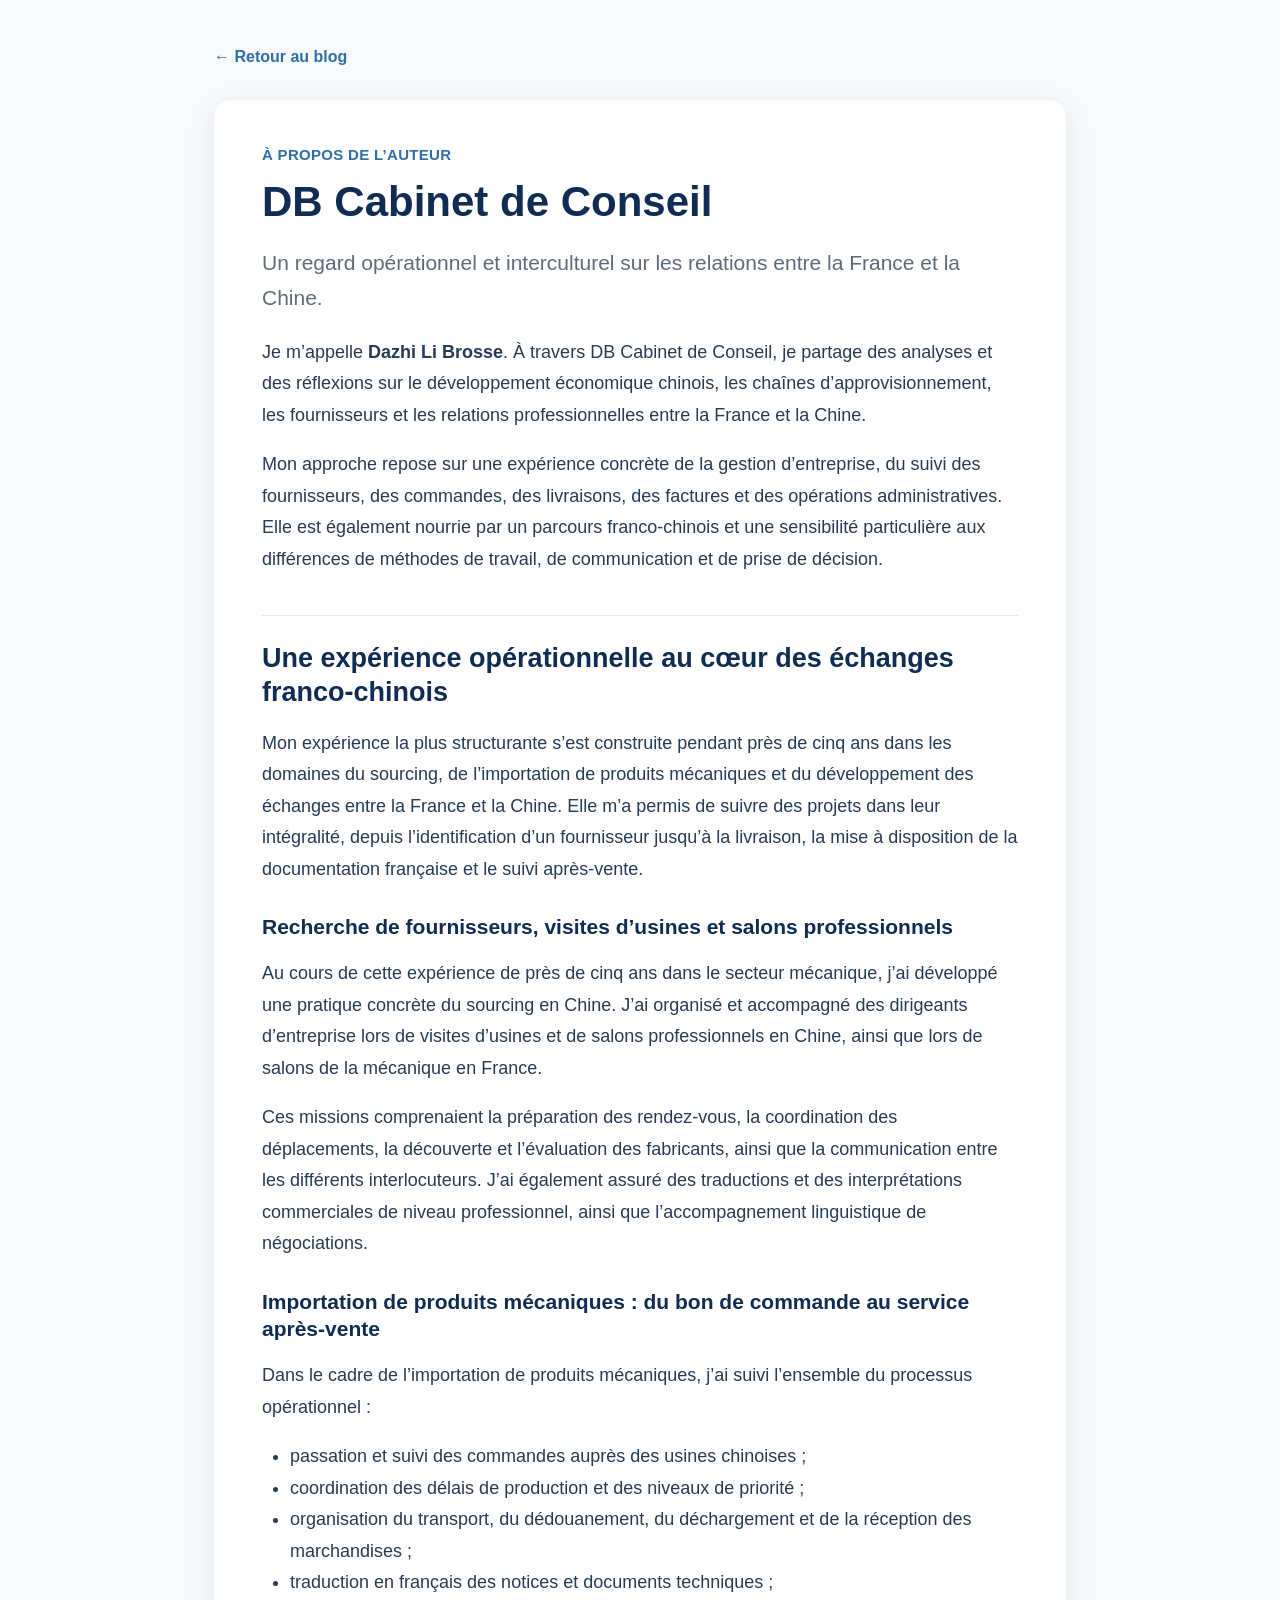
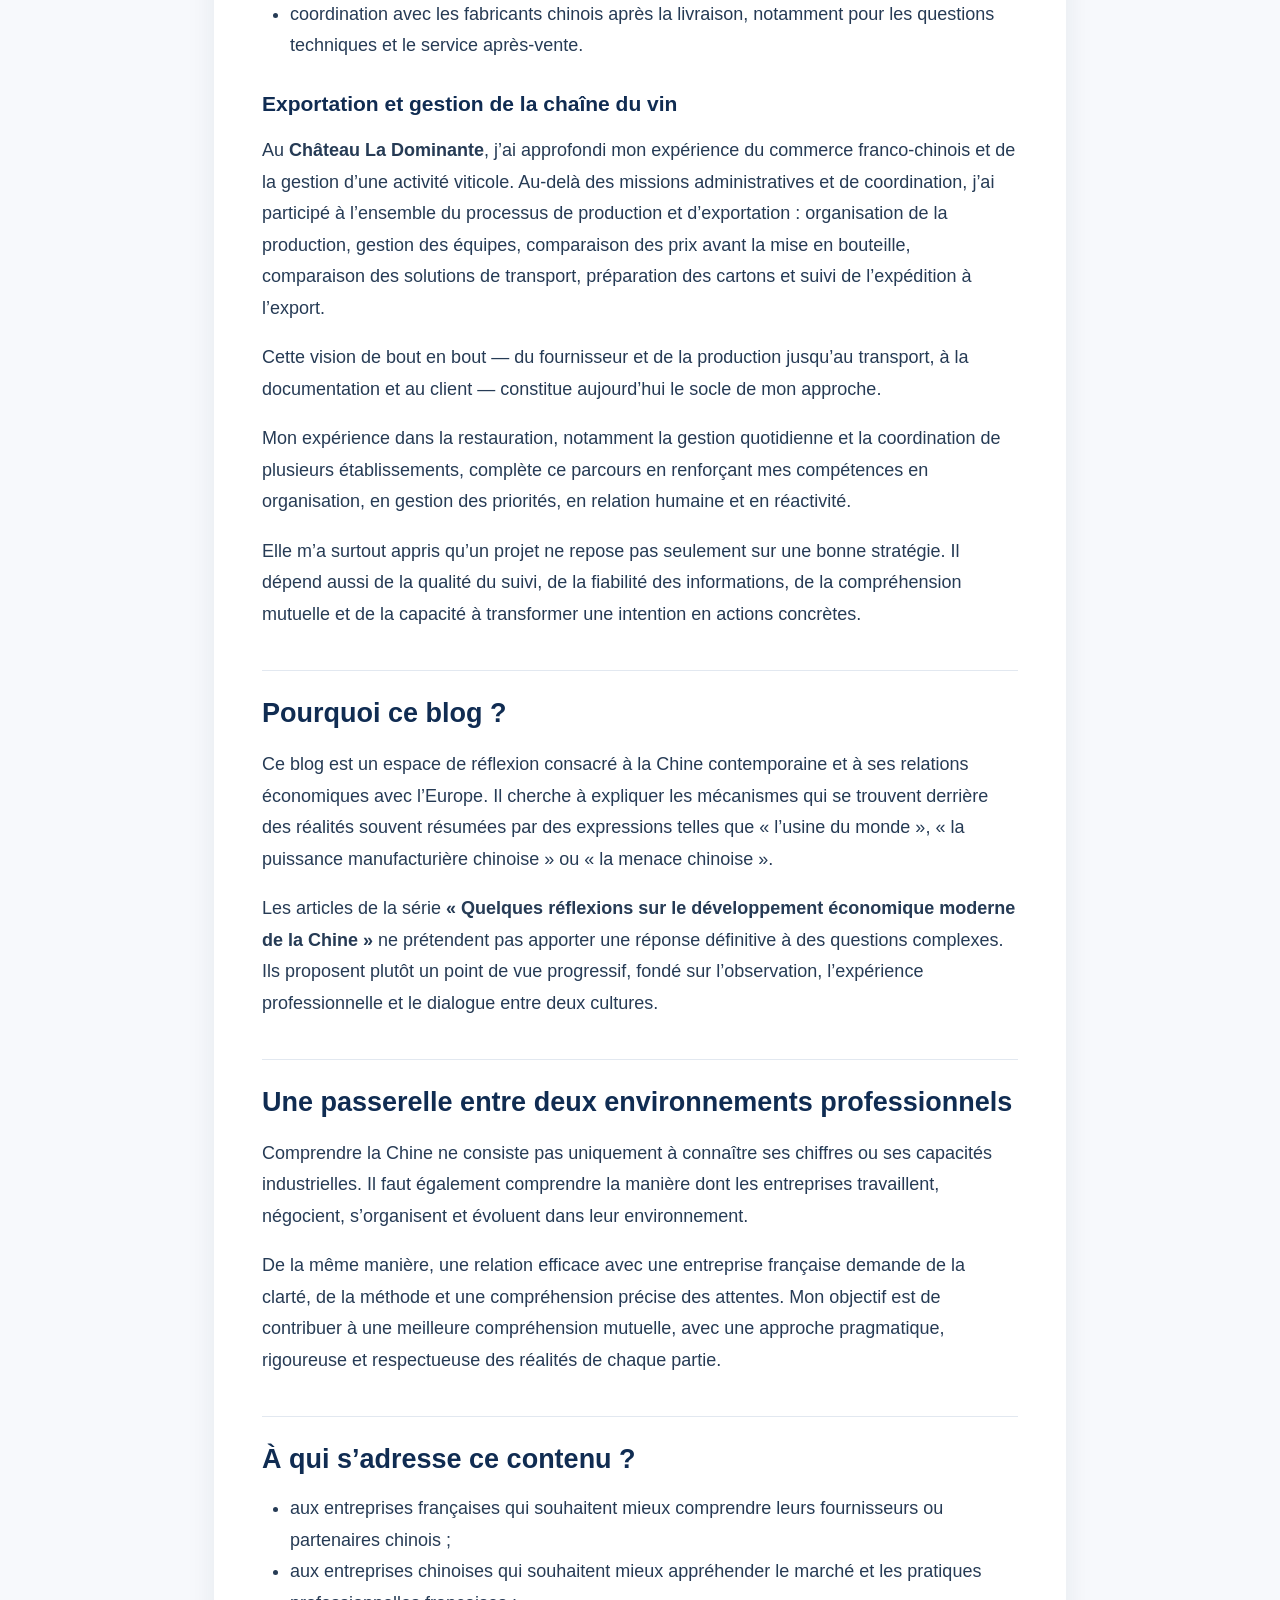
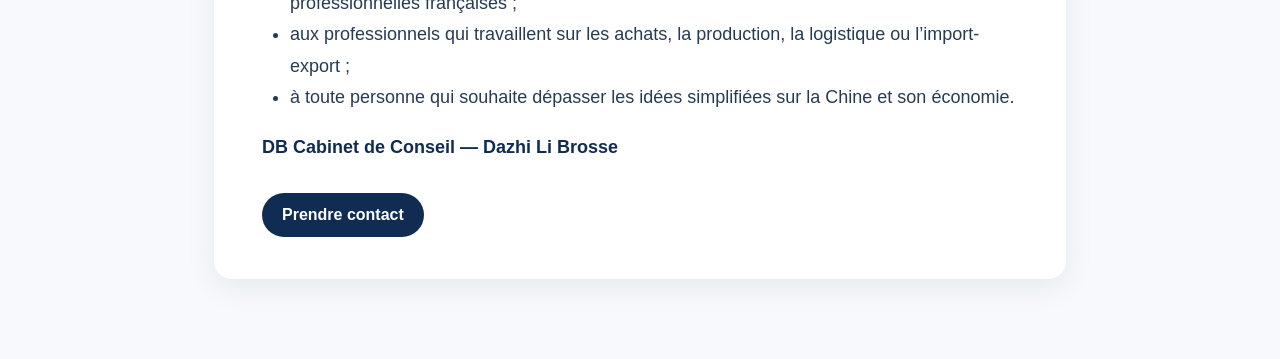
<file: a-propos/index.html>
<!doctype html>
<html lang="fr">
<head>
  <meta charset="utf-8">
  <meta name="viewport" content="width=device-width, initial-scale=1">
  <meta name="description" content="À propos de Dazhi Li Brosse et de DB Cabinet de Conseil : une expertise opérationnelle et interculturelle au service des projets entre la France et la Chine.">
  <title>À propos de l’auteur — DB Cabinet de Conseil</title>
  <style>
    :root{--navy:#102c52;--blue:#2e6fa8;--muted:#5d6b7b;--bg:#f7f9fc;--card:#fff;--line:#e2e8f0}
    *{box-sizing:border-box}body{margin:0;background:var(--bg);color:var(--navy);font-family:Arial,Helvetica,sans-serif}main{max-width:900px;margin:0 auto;padding:48px 24px 80px}.back{display:inline-block;margin-bottom:34px;color:var(--blue);text-decoration:none;font-weight:700}.back:hover{text-decoration:underline}article{background:var(--card);border-radius:18px;padding:42px 48px;box-shadow:0 8px 30px rgba(16,44,82,.08)}.eyebrow{font-size:15px;color:var(--blue);font-weight:700;letter-spacing:.02em;margin:0 0 10px}h1{font-size:42px;line-height:1.12;margin:0 0 18px}h2{font-size:27px;line-height:1.25;margin:40px 0 14px;border-top:1px solid var(--line);padding-top:26px}h3{font-size:21px;line-height:1.3;margin:28px 0 8px;color:var(--navy)}p,li{font-size:18px;line-height:1.75;color:#263b55}ul{padding-left:28px}.lead{font-size:21px;line-height:1.65;color:var(--muted)}.signature{font-weight:700;color:var(--navy)}.contact{display:inline-block;margin-top:12px;padding:13px 20px;border-radius:999px;background:var(--navy);color:#fff;text-decoration:none;font-weight:700}.contact:hover{background:var(--blue)}@media(max-width:640px){main{padding:26px 14px 50px}article{padding:28px 22px}h1{font-size:32px}h2{font-size:24px}h3{font-size:20px}p,li{font-size:17px}.lead{font-size:19px}}
  </style>
</head>
<body>
<main>
  <a class="back" href="/blog/">← Retour au blog</a>
  <article>
    <p class="eyebrow">À PROPOS DE L’AUTEUR</p>
    <h1>DB Cabinet de Conseil</h1>
    <p class="lead">Un regard opérationnel et interculturel sur les relations entre la France et la Chine.</p>
    <p>Je m’appelle <strong>Dazhi Li Brosse</strong>. À travers DB Cabinet de Conseil, je partage des analyses et des réflexions sur le développement économique chinois, les chaînes d’approvisionnement, les fournisseurs et les relations professionnelles entre la France et la Chine.</p>
    <p>Mon approche repose sur une expérience concrète de la gestion d’entreprise, du suivi des fournisseurs, des commandes, des livraisons, des factures et des opérations administratives. Elle est également nourrie par un parcours franco-chinois et une sensibilité particulière aux différences de méthodes de travail, de communication et de prise de décision.</p>

    <h2>Une expérience opérationnelle au cœur des échanges franco-chinois</h2>
    <p>Mon expérience la plus structurante s’est construite pendant près de cinq ans dans les domaines du sourcing, de l’importation de produits mécaniques et du développement des échanges entre la France et la Chine. Elle m’a permis de suivre des projets dans leur intégralité, depuis l’identification d’un fournisseur jusqu’à la livraison, la mise à disposition de la documentation française et le suivi après-vente.</p>
    <h3>Recherche de fournisseurs, visites d’usines et salons professionnels</h3>
    <p>Au cours de cette expérience de près de cinq ans dans le secteur mécanique, j’ai développé une pratique concrète du sourcing en Chine. J’ai organisé et accompagné des dirigeants d’entreprise lors de visites d’usines et de salons professionnels en Chine, ainsi que lors de salons de la mécanique en France.</p>
    <p>Ces missions comprenaient la préparation des rendez-vous, la coordination des déplacements, la découverte et l’évaluation des fabricants, ainsi que la communication entre les différents interlocuteurs. J’ai également assuré des traductions et des interprétations commerciales de niveau professionnel, ainsi que l’accompagnement linguistique de négociations.</p>
    <h3>Importation de produits mécaniques : du bon de commande au service après-vente</h3>
    <p>Dans le cadre de l’importation de produits mécaniques, j’ai suivi l’ensemble du processus opérationnel&nbsp;:</p>
    <ul>
      <li>passation et suivi des commandes auprès des usines chinoises&nbsp;;</li>
      <li>coordination des délais de production et des niveaux de priorité&nbsp;;</li>
      <li>organisation du transport, du dédouanement, du déchargement et de la réception des marchandises&nbsp;;</li>
      <li>traduction en français des notices et documents techniques&nbsp;;</li>
      <li>coordination avec les fabricants chinois après la livraison, notamment pour les questions techniques et le service après-vente.</li>
    </ul>
    <h3>Exportation et gestion de la chaîne du vin</h3>
    <p>Au <strong>Château La Dominante</strong>, j’ai approfondi mon expérience du commerce franco-chinois et de la gestion d’une activité viticole. Au-delà des missions administratives et de coordination, j’ai participé à l’ensemble du processus de production et d’exportation&nbsp;: organisation de la production, gestion des équipes, comparaison des prix avant la mise en bouteille, comparaison des solutions de transport, préparation des cartons et suivi de l’expédition à l’export.</p>
    <p>Cette vision de bout en bout — du fournisseur et de la production jusqu’au transport, à la documentation et au client — constitue aujourd’hui le socle de mon approche.</p>
    <p>Mon expérience dans la restauration, notamment la gestion quotidienne et la coordination de plusieurs établissements, complète ce parcours en renforçant mes compétences en organisation, en gestion des priorités, en relation humaine et en réactivité.</p>
    <p>Elle m’a surtout appris qu’un projet ne repose pas seulement sur une bonne stratégie. Il dépend aussi de la qualité du suivi, de la fiabilité des informations, de la compréhension mutuelle et de la capacité à transformer une intention en actions concrètes.</p>

    <h2>Pourquoi ce blog&nbsp;?</h2>
    <p>Ce blog est un espace de réflexion consacré à la Chine contemporaine et à ses relations économiques avec l’Europe. Il cherche à expliquer les mécanismes qui se trouvent derrière des réalités souvent résumées par des expressions telles que « l’usine du monde », « la puissance manufacturière chinoise » ou « la menace chinoise ».</p>
    <p>Les articles de la série <strong>« Quelques réflexions sur le développement économique moderne de la Chine »</strong> ne prétendent pas apporter une réponse définitive à des questions complexes. Ils proposent plutôt un point de vue progressif, fondé sur l’observation, l’expérience professionnelle et le dialogue entre deux cultures.</p>

    <h2>Une passerelle entre deux environnements professionnels</h2>
    <p>Comprendre la Chine ne consiste pas uniquement à connaître ses chiffres ou ses capacités industrielles. Il faut également comprendre la manière dont les entreprises travaillent, négocient, s’organisent et évoluent dans leur environnement.</p>
    <p>De la même manière, une relation efficace avec une entreprise française demande de la clarté, de la méthode et une compréhension précise des attentes. Mon objectif est de contribuer à une meilleure compréhension mutuelle, avec une approche pragmatique, rigoureuse et respectueuse des réalités de chaque partie.</p>

    <h2>À qui s’adresse ce contenu&nbsp;?</h2>
    <ul>
      <li>aux entreprises françaises qui souhaitent mieux comprendre leurs fournisseurs ou partenaires chinois&nbsp;;</li>
      <li>aux entreprises chinoises qui souhaitent mieux appréhender le marché et les pratiques professionnelles françaises&nbsp;;</li>
      <li>aux professionnels qui travaillent sur les achats, la production, la logistique ou l’import-export&nbsp;;</li>
      <li>à toute personne qui souhaite dépasser les idées simplifiées sur la Chine et son économie.</li>
    </ul>
    <p class="signature">DB Cabinet de Conseil — Dazhi Li Brosse</p>
    <a class="contact" href="/#contact">Prendre contact</a>
  </article>
</main>
</body>
</html>
</file>
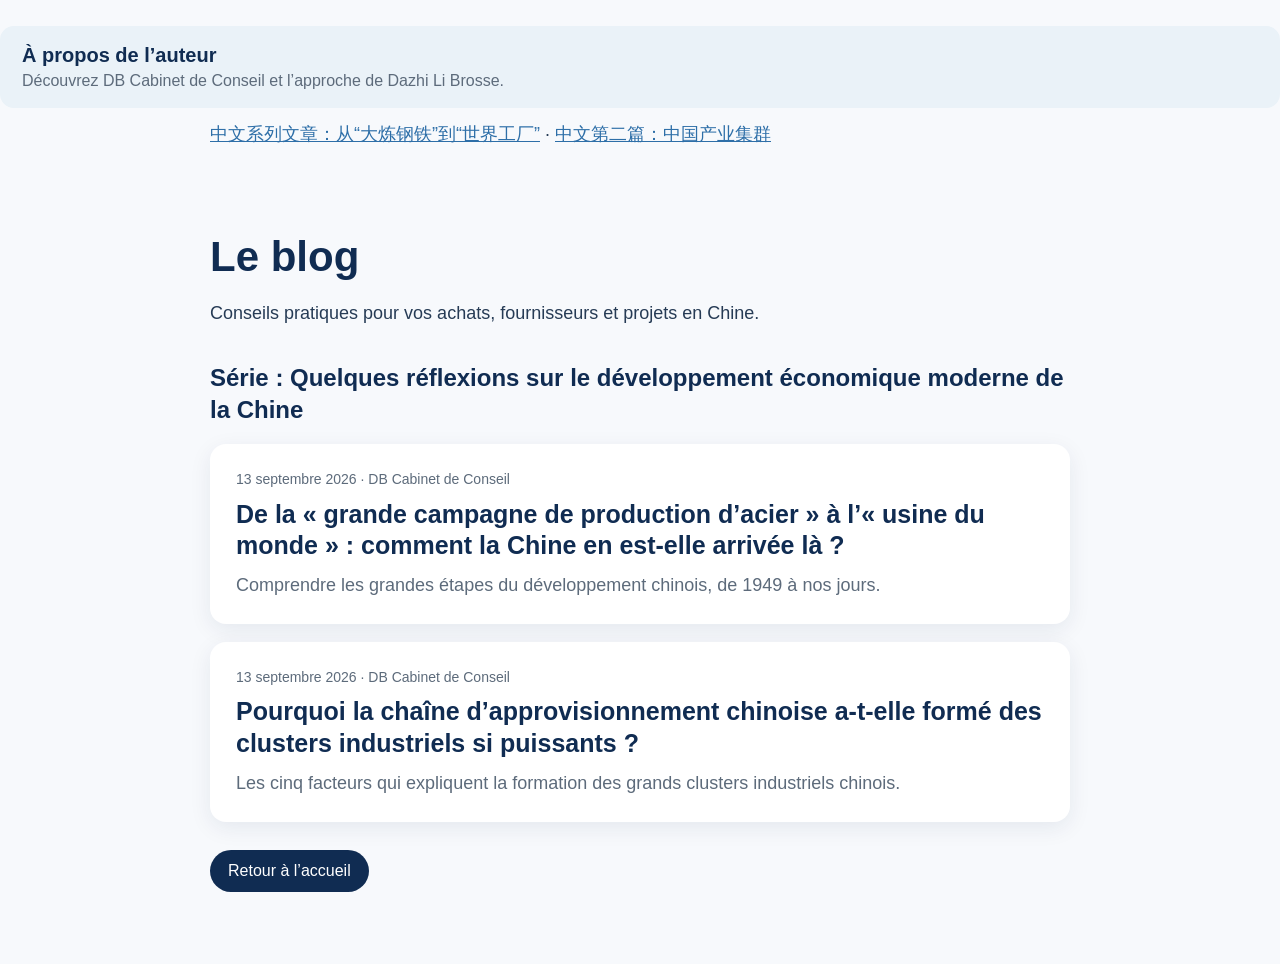
<file: blog/index.html>
<!doctype html>
<html lang="fr">
<head>
  <meta charset="utf-8">
  <meta name="viewport" content="width=device-width, initial-scale=1">
  <title>Blog — DB Cabinet de Conseil</title>
  <style>body{margin:0;background:#f7f9fc;color:#102c52;font-family:Arial,sans-serif}main{max-width:860px;margin:0 auto;padding:72px 24px}a{color:#2e6fa8}h1{font-size:42px;margin:0 0 16px}.series-title{font-size:24px;line-height:1.35;margin:34px 0 8px;color:#102c52}p{font-size:18px;line-height:1.6;color:#263b55}.back{display:inline-block;margin-top:28px;padding:12px 18px;border-radius:999px;background:#102c52;color:#fff;text-decoration:none}.card{display:block;margin:18px 0 0;padding:24px 26px;border-radius:16px;background:#fff;box-shadow:0 6px 22px rgba(16,44,82,.08);text-decoration:none}.card h2{margin:0 0 10px;color:#102c52;font-size:25px;line-height:1.25}.card p{margin:0;color:#5d6b7b}.date{font-size:14px;color:#2e6fa8;margin-bottom:8px!important}</style>
<style>.author-link{display:flex;flex-direction:column;gap:5px;margin:26px 0 4px;padding:18px 22px;border-radius:14px;background:#eaf2f8;text-decoration:none}.author-link strong{font-size:20px;color:#102c52}.author-link span{font-size:16px;color:#5d6b7b}</style>
</head>
<a class="author-link" href="/a-propos/"><strong>À propos de l’auteur</strong><span>Découvrez DB Cabinet de Conseil et l’approche de Dazhi Li Brosse.</span></a>
<p style="max-width:860px;margin:12px auto;padding:0 24px"><a href="/blog/de-la-grande-campagne-dacier-a-l-usine-du-monde/zh/">中文系列文章：从“大炼钢铁”到“世界工厂”</a> · <a href="/blog/pourquoi-la-chine-a-t-elle-forme-des-clusters-industriels-si-puissants/zh/">中文第二篇：中国产业集群</a></p>
<body><main><h1>Le blog</h1><p>Conseils pratiques pour vos achats, fournisseurs et projets en Chine.</p><h2 class="series-title">Série : Quelques réflexions sur le développement économique moderne de la Chine</h2><a class="card" href="/blog/de-la-grande-campagne-dacier-a-l-usine-du-monde/"><p class="date">13 septembre 2026 · DB Cabinet de Conseil</p><h2>De la « grande campagne de production d’acier » à l’« usine du monde » : comment la Chine en est-elle arrivée là&nbsp;?</h2><p>Comprendre les grandes étapes du développement chinois, de 1949 à nos jours.</p></a><a class="card" href="/blog/pourquoi-la-chine-a-t-elle-forme-des-clusters-industriels-si-puissants/"><p class="date">13 septembre 2026 · DB Cabinet de Conseil</p><h2>Pourquoi la chaîne d’approvisionnement chinoise a-t-elle formé des clusters industriels si puissants&nbsp;?</h2><p>Les cinq facteurs qui expliquent la formation des grands clusters industriels chinois.</p></a><a class="back" href="/">Retour à l’accueil</a></main></body>
</html>
</file>
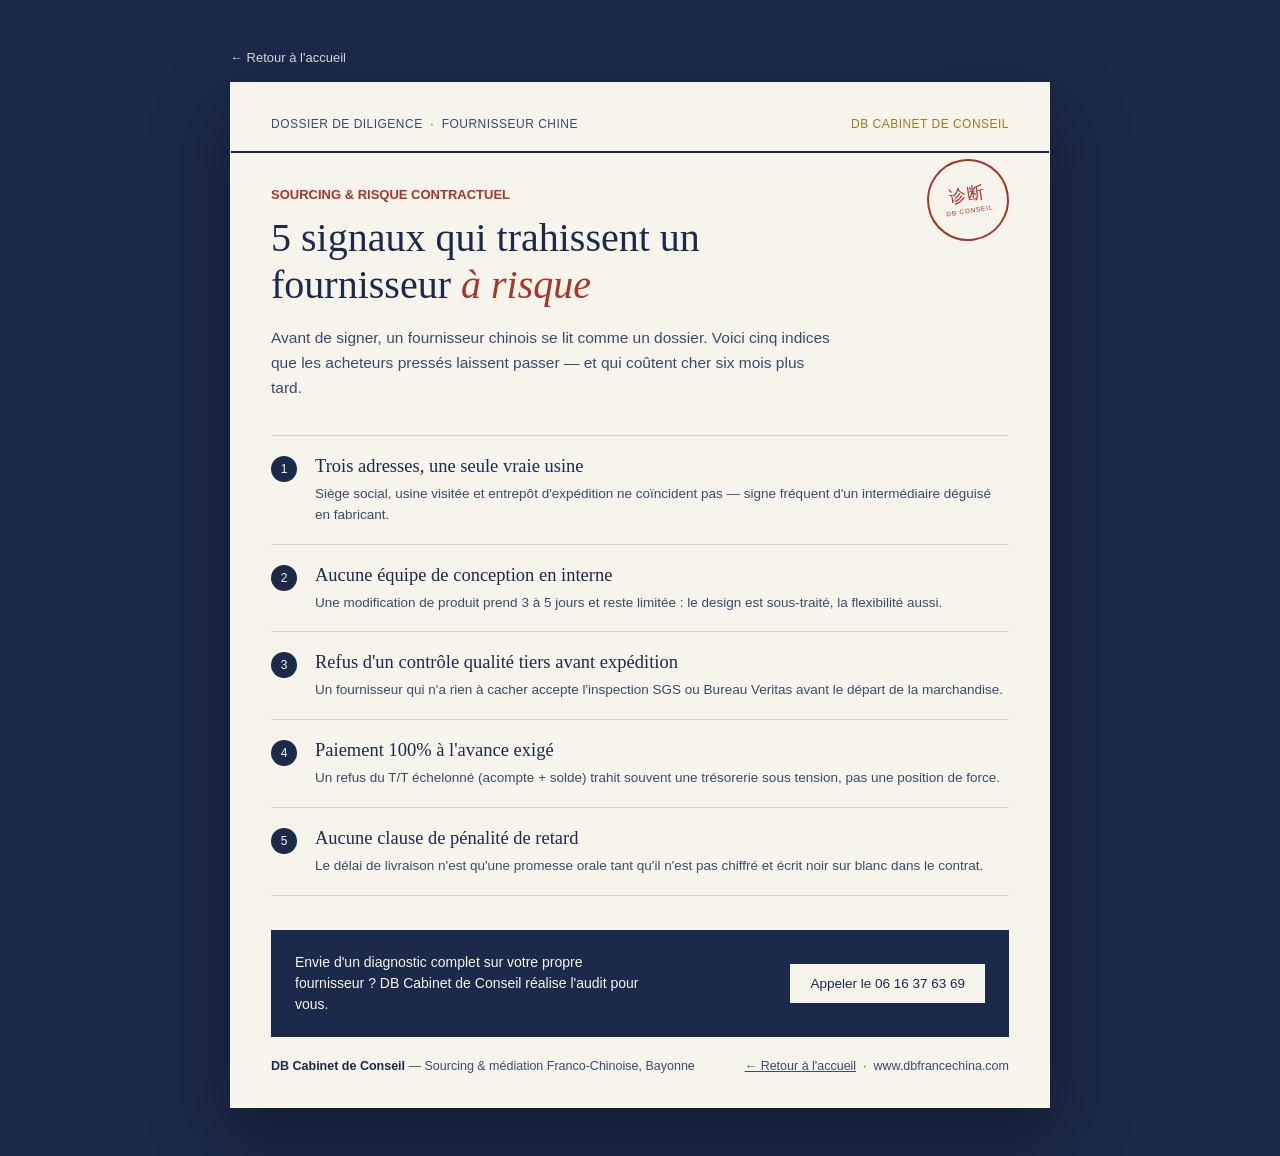
<file: diagnostic-fournisseur-chine/index.html>
<!DOCTYPE html>
<html lang="fr">
<head>
<meta charset="UTF-8">
<meta name="viewport" content="width=device-width, initial-scale=1.0">
<title>5 signaux d'alerte fournisseur Chine — DB Cabinet de Conseil</title>
<style>
  :root{
    --ink:#1B2A4A;
    --ink-soft:#3B4A6B;
    --paper:#F7F4EC;
    --paper-line:#DCD5C2;
    --seal:#A5362B;
    --brass:#9C7A2E;
  }
  *{box-sizing:border-box;}
  body{
    margin:0;
    background:var(--ink);
    font-family:Georgia,'Iowan Old Style','Palatino Linotype',serif;
    color:#2A2A2A;
    padding:48px 20px;
  }
  .sans{font-family:'Helvetica Neue',Helvetica,Arial,sans-serif;}

  .card{
    max-width:820px;
    margin:0 auto;
    background:var(--paper);
    border:1px solid rgba(247,244,236,0.22);
    box-shadow:0 30px 70px rgba(0,0,0,0.35);
  }

  .header{
    padding:34px 40px 20px 40px;
    border-bottom:2px solid var(--ink);
    display:flex;
    justify-content:space-between;
    align-items:flex-end;
    flex-wrap:wrap;
    gap:10px;
  }
  .header .doc-meta,
  .header .doc-num{
    font-family:'Helvetica Neue',Helvetica,Arial,sans-serif;
    font-size:12px;
    letter-spacing:0.04em;
    color:var(--ink-soft);
  }
  .header .doc-num{color:var(--brass);}

  .title-block{padding:34px 40px 6px 40px; position:relative;}
  .kicker{
    font-family:'Helvetica Neue',Helvetica,Arial,sans-serif;
    font-size:13px;
    color:var(--seal);
    font-weight:600;
    margin-bottom:12px;
  }
  h1{
    font-size:clamp(28px, 5vw, 40px);
    line-height:1.18;
    color:var(--ink);
    font-weight:400;
    margin:0;
    max-width:600px;
  }
  h1 em{font-style:italic; color:var(--seal);}
  .subhead{
    font-family:'Helvetica Neue',Helvetica,Arial,sans-serif;
    font-size:15.5px;
    color:var(--ink-soft);
    margin-top:18px;
    max-width:560px;
    line-height:1.6;
  }

  .seal{
    position:absolute;
    top:6px; right:40px;
    width:82px; height:82px;
    border:2px solid var(--seal);
    border-radius:50%;
    display:flex; align-items:center; justify-content:center;
    transform:rotate(-9deg);
  }
  .seal-inner{text-align:center; font-family:'Helvetica Neue',Helvetica,Arial,sans-serif; color:var(--seal);}
  .seal-inner .cn{font-size:17px; letter-spacing:1.5px; line-height:1.1;}
  .seal-inner .fr{font-size:6.5px; letter-spacing:0.12em; margin-top:3px;}
  @media (max-width:560px){ .seal{display:none;} }

  .rows{margin:28px 40px 0 40px;}
  .row{
    display:flex; align-items:flex-start; gap:18px;
    padding:18px 0;
    border-bottom:1px solid var(--paper-line);
  }
  .row:first-child{border-top:1px solid var(--paper-line);}
  .num{
    font-family:'Helvetica Neue',Helvetica,Arial,sans-serif;
    font-size:12px; color:var(--paper); background:var(--ink);
    width:26px; height:26px; border-radius:50%;
    display:flex; align-items:center; justify-content:center;
    flex-shrink:0; margin-top:2px;
  }
  .row-title{font-size:18.5px; color:var(--ink); line-height:1.35;}
  .row-sub{
    font-family:'Helvetica Neue',Helvetica,Arial,sans-serif;
    font-size:13.5px; color:var(--ink-soft); margin-top:5px; line-height:1.55;
  }

  .cta-block{
    margin:34px 40px 0 40px;
    padding:22px 24px;
    background:var(--ink);
    display:flex; justify-content:space-between; align-items:center;
    gap:14px; flex-wrap:wrap;
  }
  .cta-block .txt{
    font-family:'Helvetica Neue',Helvetica,Arial,sans-serif;
    font-size:14px; color:var(--paper); max-width:360px; line-height:1.5;
  }
  .cta-block a.btn{
    font-family:'Helvetica Neue',Helvetica,Arial,sans-serif;
    font-size:13.5px; color:var(--ink); background:var(--paper);
    padding:12px 20px; text-decoration:none; white-space:nowrap;
  }

  .footer{
    padding:22px 40px 34px 40px;
    font-family:'Helvetica Neue',Helvetica,Arial,sans-serif;
    font-size:12.5px; color:var(--ink-soft);
    display:flex; justify-content:space-between; flex-wrap:wrap; gap:8px;
  }
  .footer strong{color:var(--ink);}

  .back-home{
    max-width:820px;
    margin:0 auto 16px auto;
  }
  .back-home a{
    font-family:'Helvetica Neue',Helvetica,Arial,sans-serif;
    font-size:13px;
    color:var(--paper);
    text-decoration:none;
    display:inline-flex;
    align-items:center;
    gap:6px;
    opacity:0.85;
  }
  .back-home a:hover{opacity:1; text-decoration:underline;}
</style>
</head>
<body>
  <div class="back-home">
    <a href="../">&larr; Retour à l'accueil</a>
  </div>
  <div class="card">
    <div class="header">
      <div class="doc-meta">DOSSIER DE DILIGENCE&nbsp;&nbsp;·&nbsp;&nbsp;FOURNISSEUR CHINE</div>
      <div class="doc-num">DB&nbsp;CABINET&nbsp;DE&nbsp;CONSEIL</div>
    </div>

    <div class="title-block">
      <div class="seal">
        <div class="seal-inner"><div class="cn">诊断</div><div class="fr">DB CONSEIL</div></div>
      </div>
      <div class="kicker">SOURCING &amp; RISQUE CONTRACTUEL</div>
      <h1>5 signaux qui trahissent un fournisseur <em>à risque</em></h1>
      <div class="subhead">Avant de signer, un fournisseur chinois se lit comme un dossier. Voici cinq indices que les acheteurs pressés laissent passer — et qui coûtent cher six mois plus tard.</div>
    </div>

    <div class="rows">
      <div class="row">
        <div class="num">1</div>
        <div>
          <div class="row-title">Trois adresses, une seule vraie usine</div>
          <div class="row-sub">Siège social, usine visitée et entrepôt d'expédition ne coïncident pas — signe fréquent d'un intermédiaire déguisé en fabricant.</div>
        </div>
      </div>
      <div class="row">
        <div class="num">2</div>
        <div>
          <div class="row-title">Aucune équipe de conception en interne</div>
          <div class="row-sub">Une modification de produit prend 3 à 5 jours et reste limitée : le design est sous-traité, la flexibilité aussi.</div>
        </div>
      </div>
      <div class="row">
        <div class="num">3</div>
        <div>
          <div class="row-title">Refus d'un contrôle qualité tiers avant expédition</div>
          <div class="row-sub">Un fournisseur qui n'a rien à cacher accepte l'inspection SGS ou Bureau Veritas avant le départ de la marchandise.</div>
        </div>
      </div>
      <div class="row">
        <div class="num">4</div>
        <div>
          <div class="row-title">Paiement 100% à l'avance exigé</div>
          <div class="row-sub">Un refus du T/T échelonné (acompte + solde) trahit souvent une trésorerie sous tension, pas une position de force.</div>
        </div>
      </div>
      <div class="row">
        <div class="num">5</div>
        <div>
          <div class="row-title">Aucune clause de pénalité de retard</div>
          <div class="row-sub">Le délai de livraison n'est qu'une promesse orale tant qu'il n'est pas chiffré et écrit noir sur blanc dans le contrat.</div>
        </div>
      </div>
    </div>

    <div class="cta-block">
      <div class="txt">Envie d'un diagnostic complet sur votre propre fournisseur ? DB Cabinet de Conseil réalise l'audit pour vous.</div>
      <a class="btn" href="tel:+33616376369">Appeler le 06 16 37 63 69</a>
    </div>

    <div class="footer">
      <div><strong>DB Cabinet de Conseil</strong> — Sourcing &amp; médiation Franco-Chinoise, Bayonne</div>
      <div><a href="../" style="color:var(--ink-soft); text-decoration:underline;">&larr; Retour à l'accueil</a>&nbsp;&nbsp;·&nbsp;&nbsp;www.dbfrancechina.com</div>
    </div>
  </div>
</body>
</html>
</file>
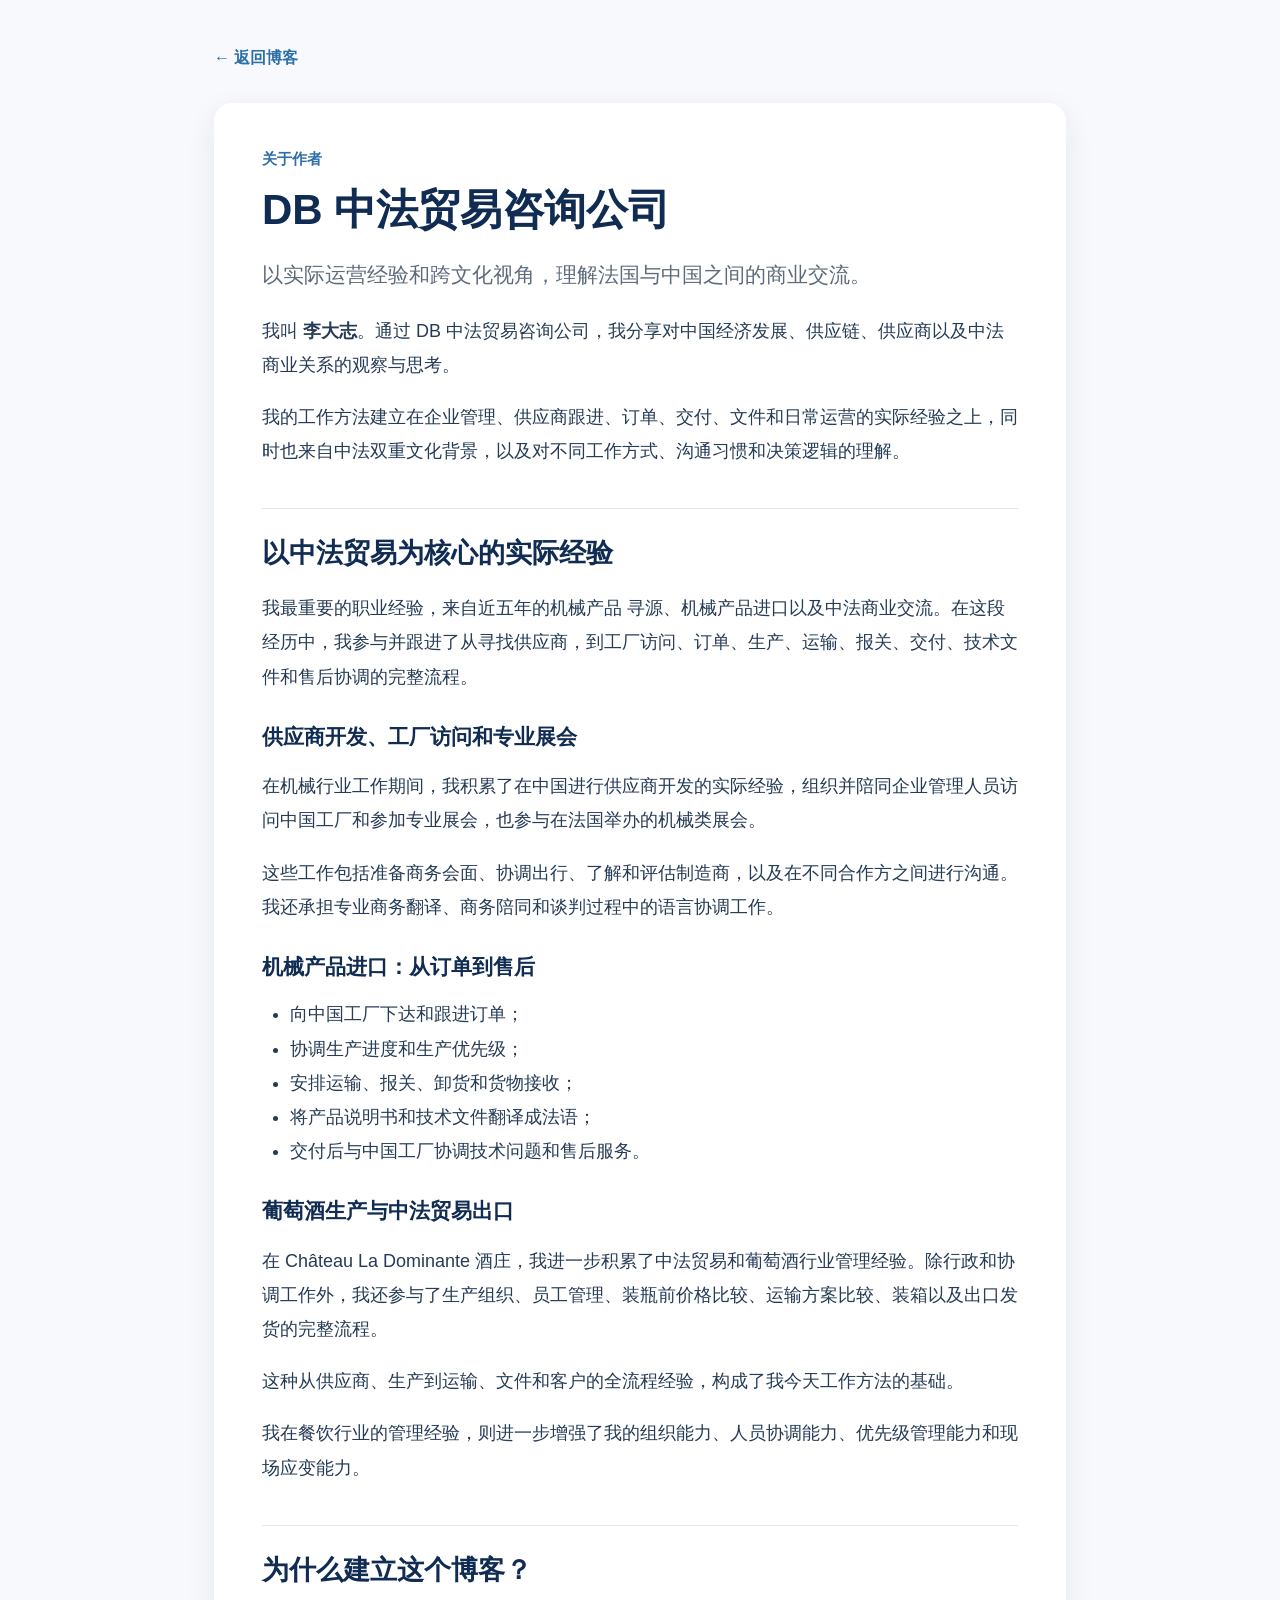
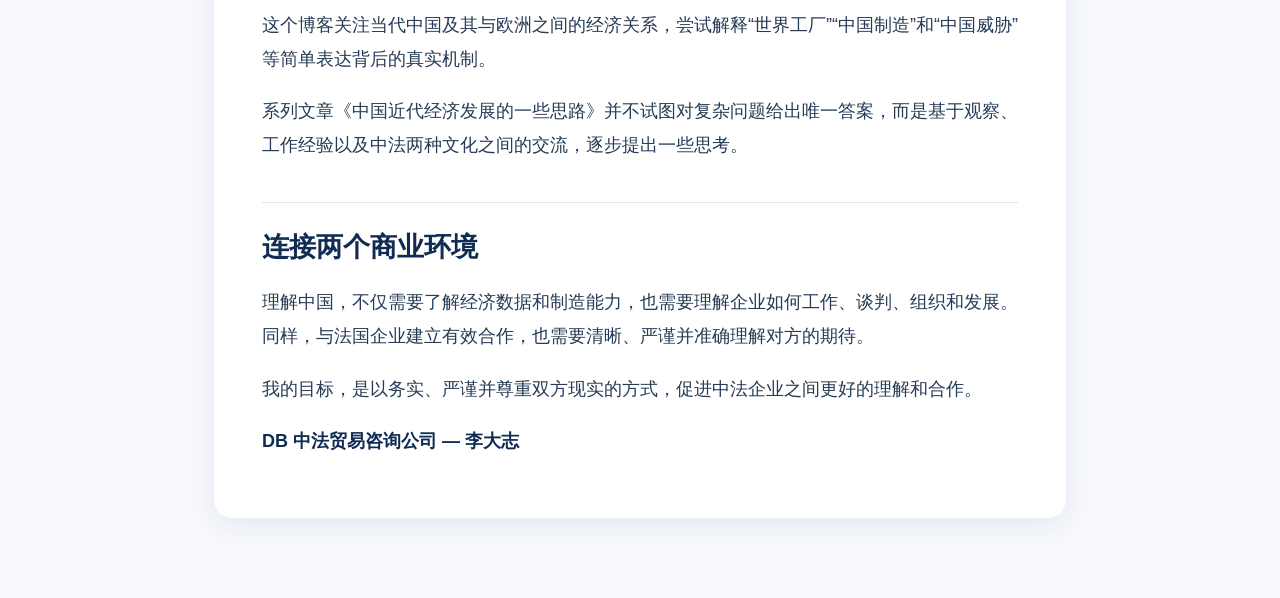
<file: a-propos/zh/index.html>
<!doctype html>
<html lang="zh-CN"><head><meta charset="utf-8"><meta name="viewport" content="width=device-width, initial-scale=1"><meta name="description" content="关于 DB 中法贸易咨询公司 与 李大志。"><title>关于作者 — DB 中法贸易咨询公司</title><style>:root{--navy:#102c52;--blue:#2e6fa8;--muted:#5d6b7b;--bg:#f7f9fc;--card:#fff;--line:#e2e8f0}*{box-sizing:border-box}body{margin:0;background:var(--bg);color:var(--navy);font-family:"Noto Sans SC","Microsoft YaHei",Arial,sans-serif}main{max-width:900px;margin:0 auto;padding:48px 24px 80px}.back{display:inline-block;margin-bottom:34px;color:var(--blue);text-decoration:none;font-weight:700}.back:hover{text-decoration:underline}article{background:var(--card);border-radius:18px;padding:42px 48px;box-shadow:0 8px 30px rgba(16,44,82,.08)}.eyebrow{font-size:15px;color:var(--blue);font-weight:700;margin:0 0 10px}h1{font-size:42px;line-height:1.25;margin:0 0 18px}h2{font-size:27px;line-height:1.4;margin:40px 0 14px;border-top:1px solid var(--line);padding-top:26px}h3{font-size:21px;line-height:1.4;margin:28px 0 8px}p,li{font-size:18px;line-height:1.9;color:#263b55}ul{padding-left:28px}.lead{font-size:21px;line-height:1.7;color:var(--muted)}.signature{font-weight:700;color:var(--navy)}@media(max-width:640px){main{padding:26px 14px 50px}article{padding:28px 22px}h1{font-size:32px}h2{font-size:24px}h3{font-size:20px}p,li{font-size:17px}.lead{font-size:19px}}</style></head><body><main><a class="back" href="/blog/zh/">← 返回博客</a><article><p class="eyebrow">关于作者</p><h1>DB 中法贸易咨询公司</h1><p class="lead">以实际运营经验和跨文化视角，理解法国与中国之间的商业交流。</p><p>我叫 <strong>李大志</strong>。通过 DB 中法贸易咨询公司，我分享对中国经济发展、供应链、供应商以及中法商业关系的观察与思考。</p><p>我的工作方法建立在企业管理、供应商跟进、订单、交付、文件和日常运营的实际经验之上，同时也来自中法双重文化背景，以及对不同工作方式、沟通习惯和决策逻辑的理解。</p><h2>以中法贸易为核心的实际经验</h2><p>我最重要的职业经验，来自近五年的机械产品 寻源、机械产品进口以及中法商业交流。在这段经历中，我参与并跟进了从寻找供应商，到工厂访问、订单、生产、运输、报关、交付、技术文件和售后协调的完整流程。</p><h3>供应商开发、工厂访问和专业展会</h3><p>在机械行业工作期间，我积累了在中国进行供应商开发的实际经验，组织并陪同企业管理人员访问中国工厂和参加专业展会，也参与在法国举办的机械类展会。</p><p>这些工作包括准备商务会面、协调出行、了解和评估制造商，以及在不同合作方之间进行沟通。我还承担专业商务翻译、商务陪同和谈判过程中的语言协调工作。</p><h3>机械产品进口：从订单到售后</h3><ul><li>向中国工厂下达和跟进订单；</li><li>协调生产进度和生产优先级；</li><li>安排运输、报关、卸货和货物接收；</li><li>将产品说明书和技术文件翻译成法语；</li><li>交付后与中国工厂协调技术问题和售后服务。</li></ul><h3>葡萄酒生产与中法贸易出口</h3><p>在 Château La Dominante 酒庄，我进一步积累了中法贸易和葡萄酒行业管理经验。除行政和协调工作外，我还参与了生产组织、员工管理、装瓶前价格比较、运输方案比较、装箱以及出口发货的完整流程。</p><p>这种从供应商、生产到运输、文件和客户的全流程经验，构成了我今天工作方法的基础。</p><p>我在餐饮行业的管理经验，则进一步增强了我的组织能力、人员协调能力、优先级管理能力和现场应变能力。</p><h2>为什么建立这个博客？</h2><p>这个博客关注当代中国及其与欧洲之间的经济关系，尝试解释“世界工厂”“中国制造”和“中国威胁”等简单表达背后的真实机制。</p><p>系列文章《中国近代经济发展的一些思路》并不试图对复杂问题给出唯一答案，而是基于观察、工作经验以及中法两种文化之间的交流，逐步提出一些思考。</p><h2>连接两个商业环境</h2><p>理解中国，不仅需要了解经济数据和制造能力，也需要理解企业如何工作、谈判、组织和发展。同样，与法国企业建立有效合作，也需要清晰、严谨并准确理解对方的期待。</p><p>我的目标，是以务实、严谨并尊重双方现实的方式，促进中法企业之间更好的理解和合作。</p><p class="signature">DB 中法贸易咨询公司 — 李大志</p></article></main></body></html>
</file>
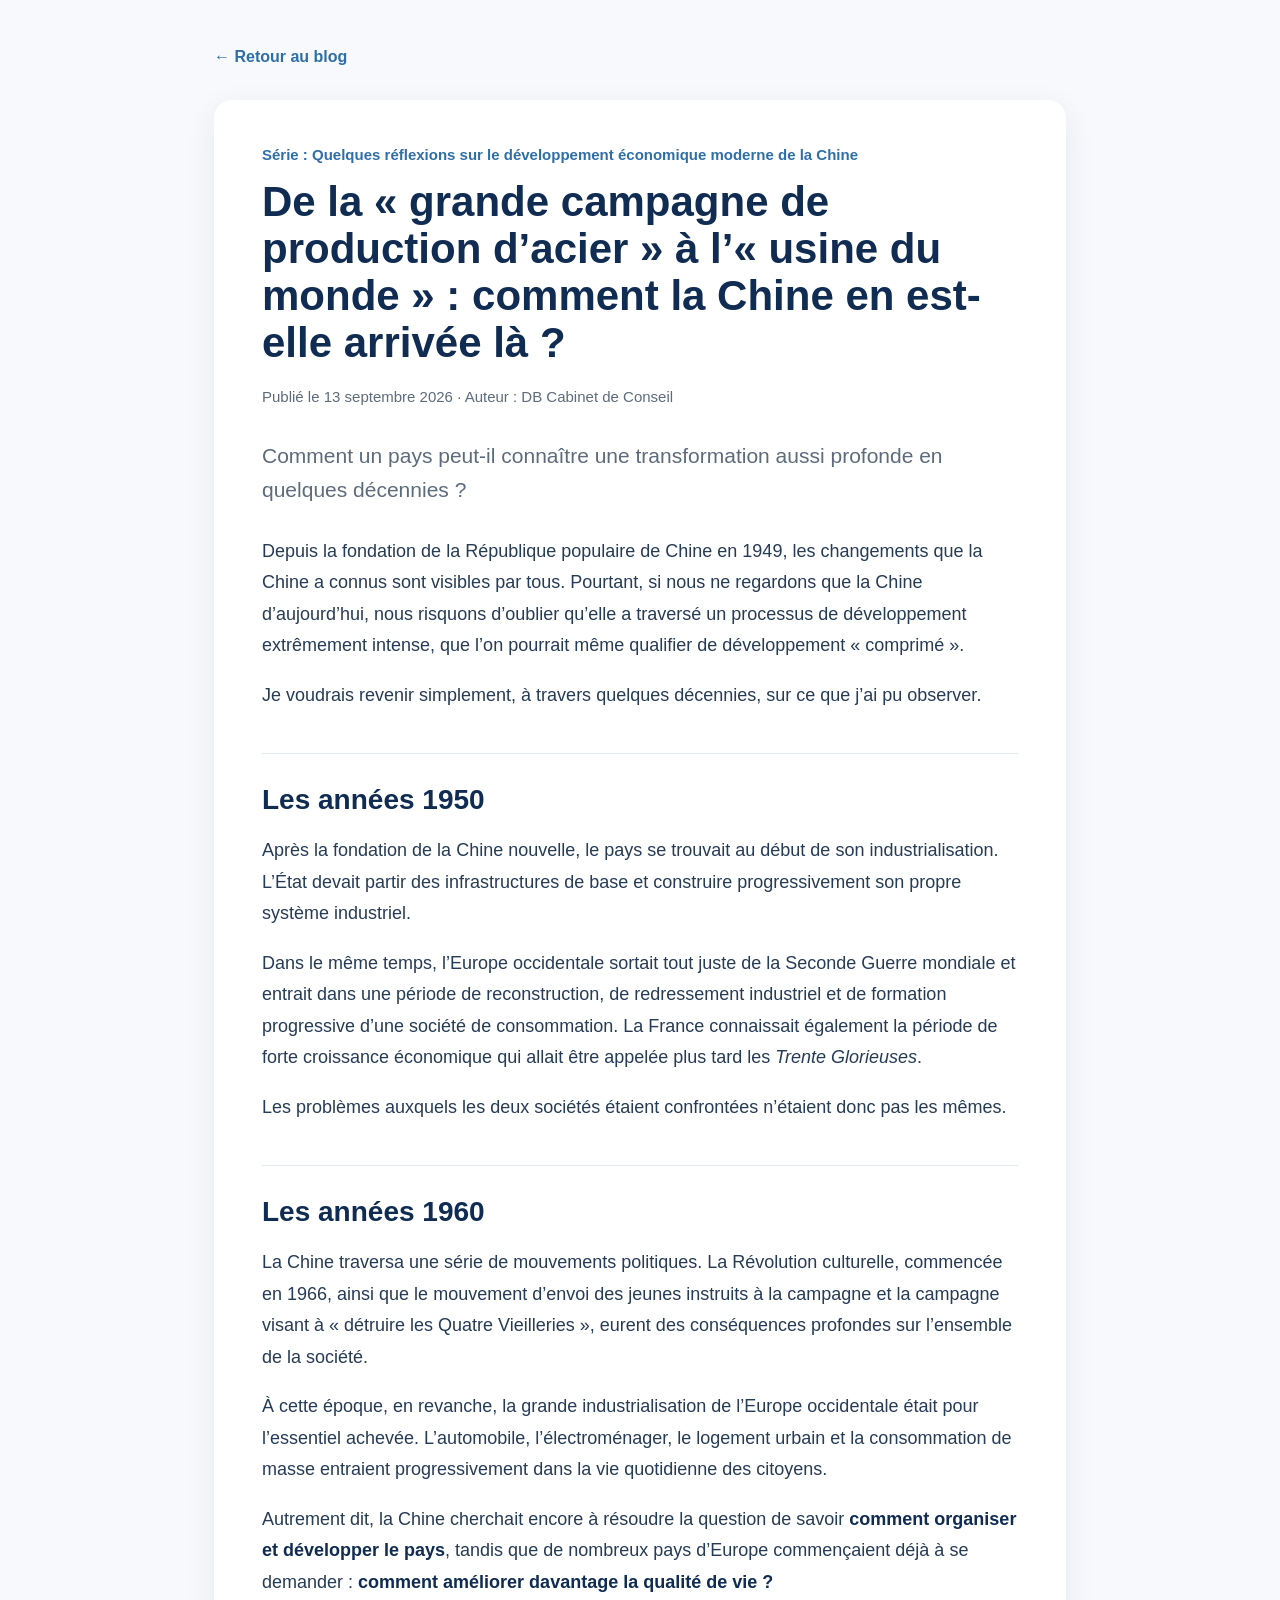
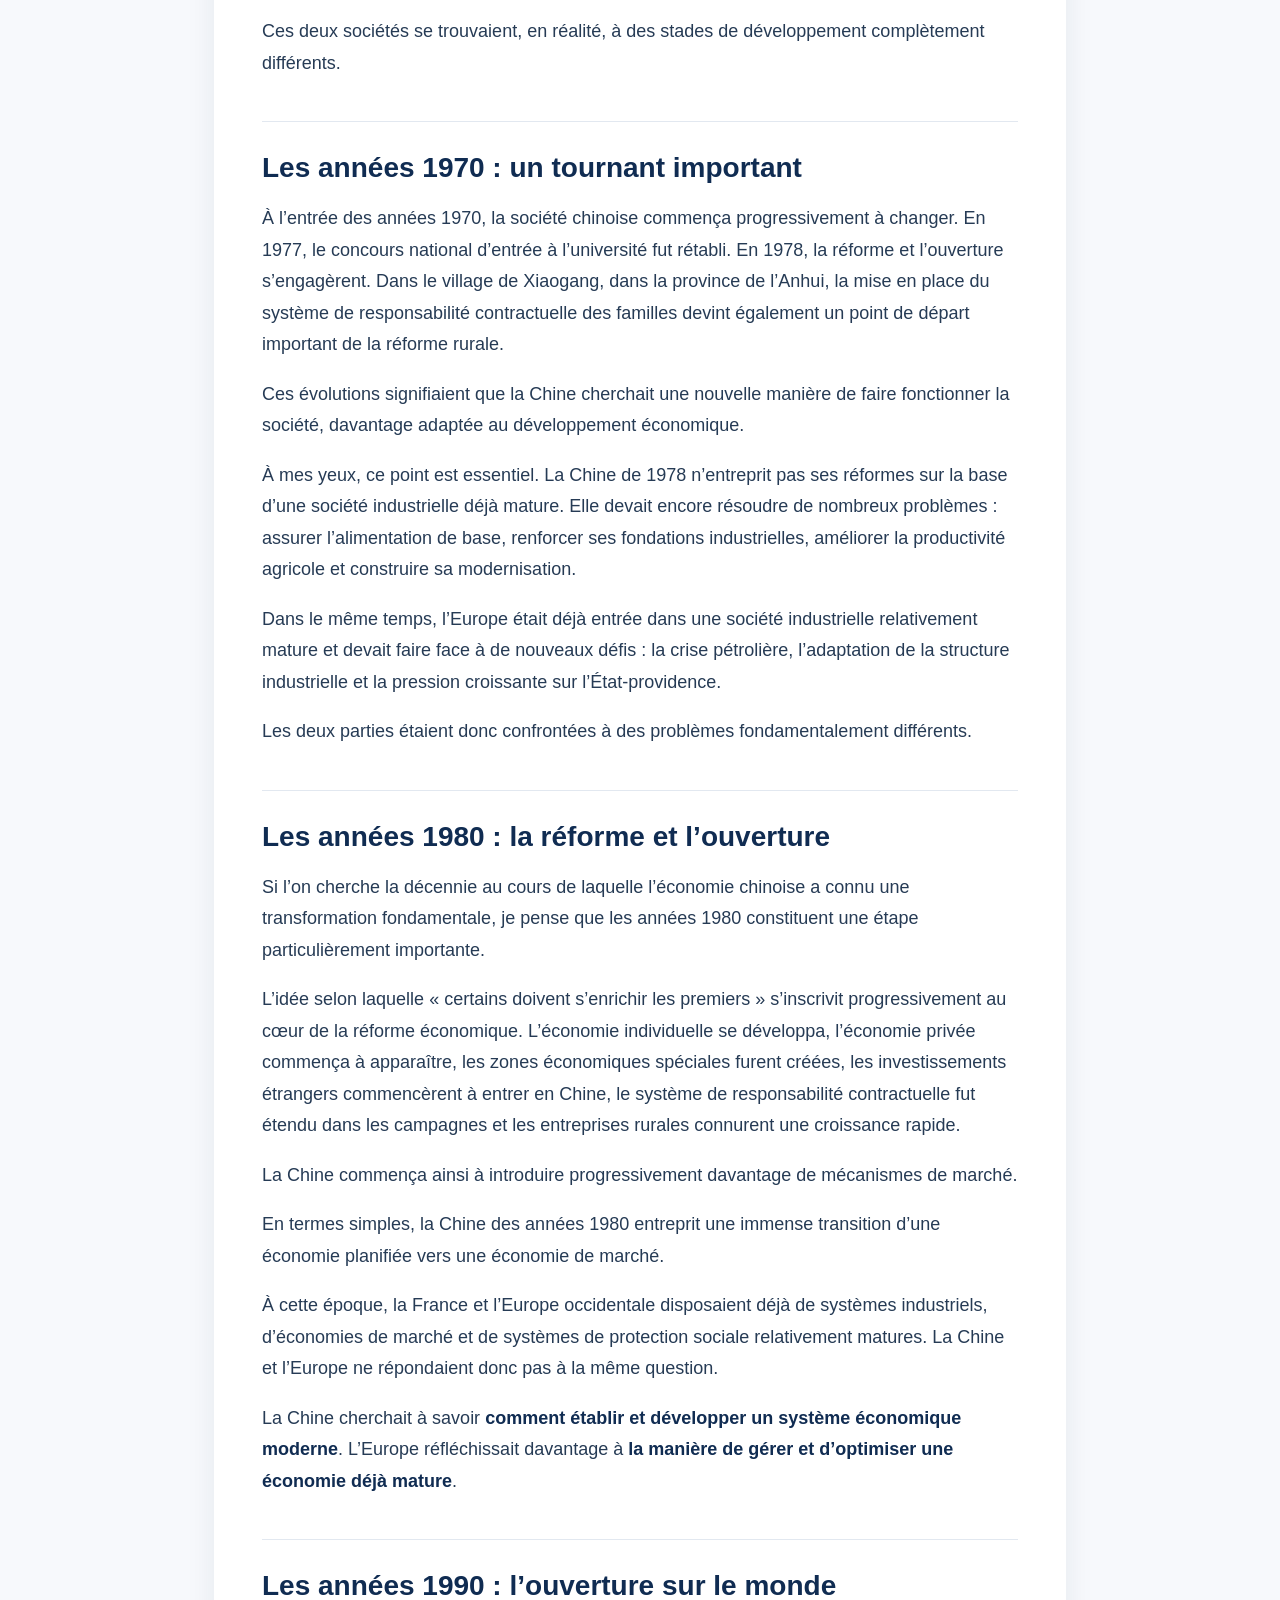
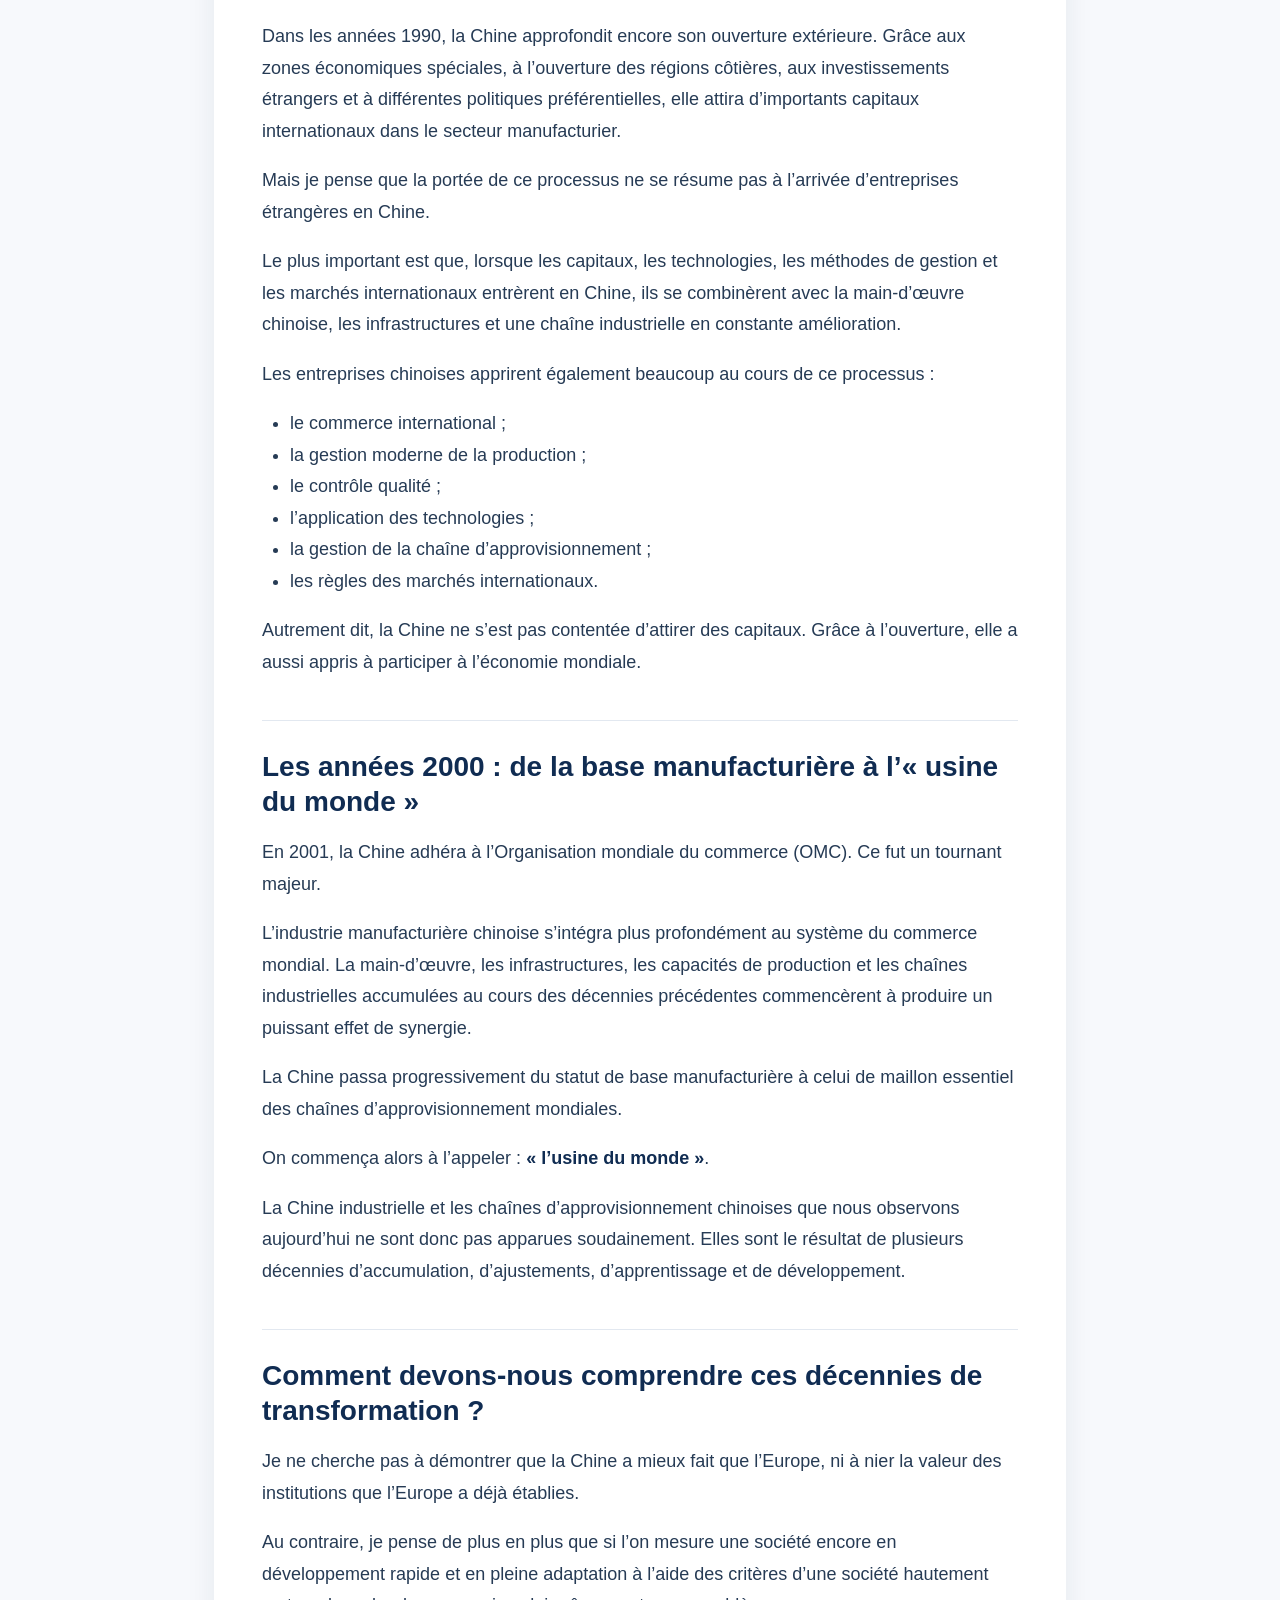
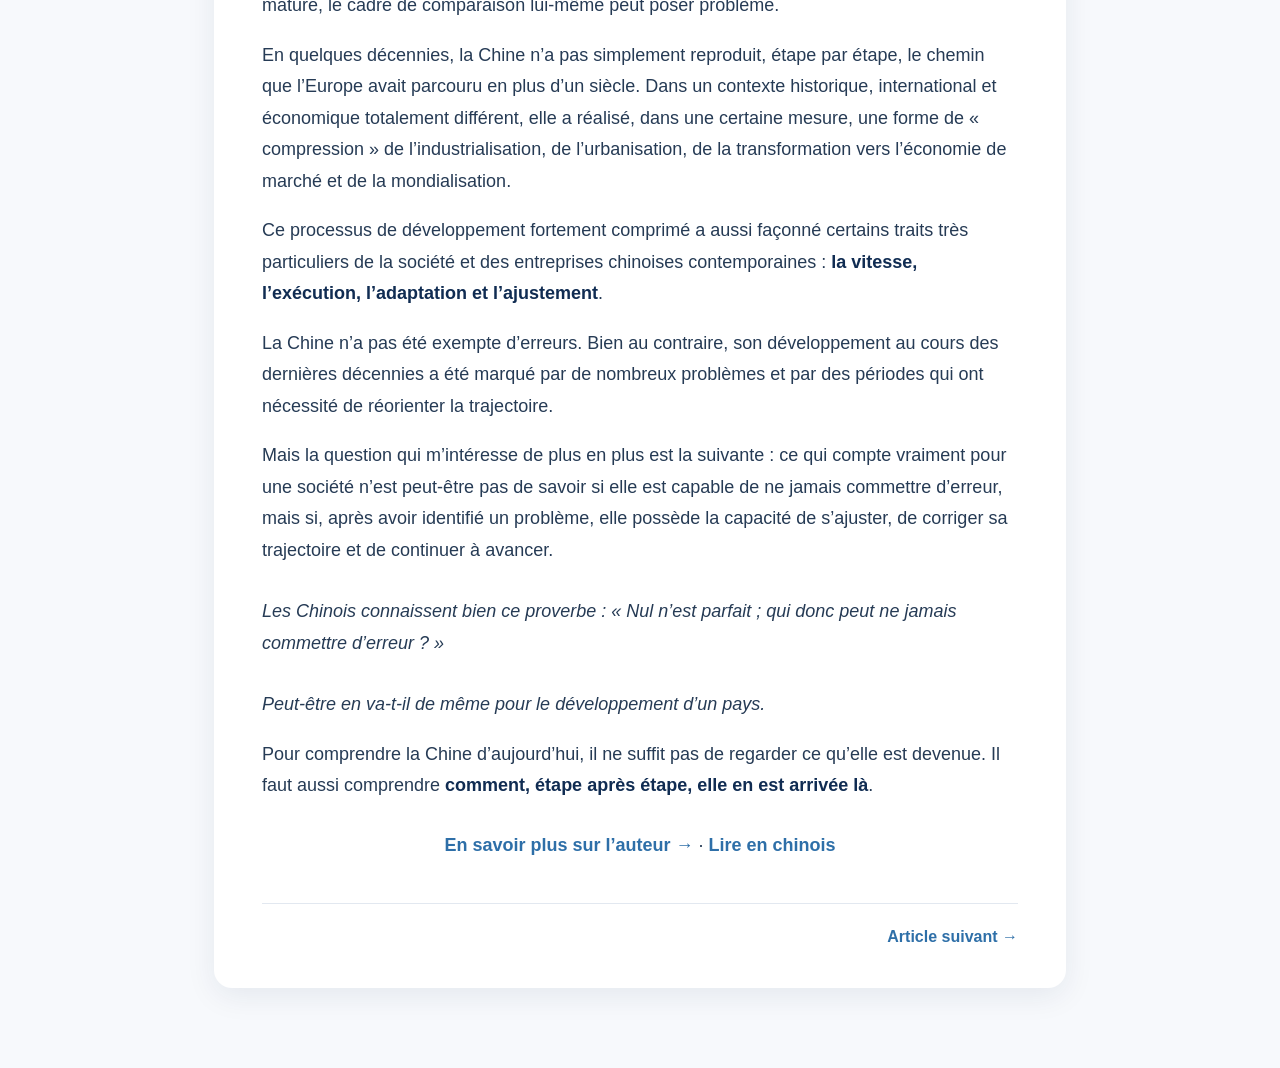
<file: blog/de-la-grande-campagne-dacier-a-l-usine-du-monde/index.html>
<!doctype html>
<html lang="fr">
<head>
  <meta charset="utf-8">
  <meta name="viewport" content="width=device-width, initial-scale=1">
  <meta name="description" content="De la grande campagne de production d’acier à l’usine du monde : retour sur les grandes étapes du développement de la Chine depuis 1949.">
  <title>De la « grande campagne de production d’acier » à l’« usine du monde » — DB Cabinet de Conseil</title>
  <style>
    :root{--navy:#102c52;--blue:#2e6fa8;--muted:#5d6b7b;--bg:#f7f9fc;--card:#fff}
    *{box-sizing:border-box}body{margin:0;background:var(--bg);color:var(--navy);font-family:Arial,Helvetica,sans-serif}main{max-width:900px;margin:0 auto;padding:48px 24px 80px}.back{display:inline-block;margin-bottom:34px;color:var(--blue);text-decoration:none;font-weight:700}.back:hover{text-decoration:underline}article{background:var(--card);border-radius:18px;padding:42px 48px;box-shadow:0 8px 30px rgba(16,44,82,.08)}h1{font-size:42px;line-height:1.12;margin:0 0 18px}h2{font-size:28px;line-height:1.25;margin:42px 0 14px;border-top:1px solid #e2e8f0;padding-top:28px}p,li{font-size:18px;line-height:1.75;color:#263b55}ul{padding-left:28px}strong{color:var(--navy)}.intro{font-size:21px;line-height:1.65;color:var(--muted);margin:0 0 28px}.series{font-size:15px;color:var(--blue);font-weight:700;margin:0 0 10px}.meta{font-size:15px;color:var(--muted);margin:0 0 28px}.closing{font-style:italic;margin-top:30px}.nav{display:flex;justify-content:space-between;gap:16px;margin-top:42px;padding-top:24px;border-top:1px solid #e2e8f0}.nav a{color:var(--blue);font-weight:700;text-decoration:none}.nav a:hover{text-decoration:underline}@media(max-width:640px){main{padding:26px 14px 50px}article{padding:28px 22px}h1{font-size:32px}h2{font-size:24px}p,li{font-size:17px}.intro{font-size:19px}.nav{flex-direction:column}}
  </style>
</head>
<body>
<main>
  <a class="back" href="/blog/">← Retour au blog</a>
  <article>
    <p class="series">Série : Quelques réflexions sur le développement économique moderne de la Chine</p>
    <h1>De la « grande campagne de production d’acier » à l’« usine du monde » : comment la Chine en est-elle arrivée là&nbsp;?</h1>
    <p class="meta">Publié le 13 septembre 2026 · Auteur : DB Cabinet de Conseil</p>
    <p class="intro">Comment un pays peut-il connaître une transformation aussi profonde en quelques décennies&nbsp;?</p>
    <p>Depuis la fondation de la République populaire de Chine en 1949, les changements que la Chine a connus sont visibles par tous. Pourtant, si nous ne regardons que la Chine d’aujourd’hui, nous risquons d’oublier qu’elle a traversé un processus de développement extrêmement intense, que l’on pourrait même qualifier de développement « comprimé ».</p>
    <p>Je voudrais revenir simplement, à travers quelques décennies, sur ce que j’ai pu observer.</p>

    <h2>Les années 1950</h2>
    <p>Après la fondation de la Chine nouvelle, le pays se trouvait au début de son industrialisation. L’État devait partir des infrastructures de base et construire progressivement son propre système industriel.</p>
    <p>Dans le même temps, l’Europe occidentale sortait tout juste de la Seconde Guerre mondiale et entrait dans une période de reconstruction, de redressement industriel et de formation progressive d’une société de consommation. La France connaissait également la période de forte croissance économique qui allait être appelée plus tard les <em>Trente Glorieuses</em>.</p>
    <p>Les problèmes auxquels les deux sociétés étaient confrontées n’étaient donc pas les mêmes.</p>

    <h2>Les années 1960</h2>
    <p>La Chine traversa une série de mouvements politiques. La Révolution culturelle, commencée en 1966, ainsi que le mouvement d’envoi des jeunes instruits à la campagne et la campagne visant à « détruire les Quatre Vieilleries », eurent des conséquences profondes sur l’ensemble de la société.</p>
    <p>À cette époque, en revanche, la grande industrialisation de l’Europe occidentale était pour l’essentiel achevée. L’automobile, l’électroménager, le logement urbain et la consommation de masse entraient progressivement dans la vie quotidienne des citoyens.</p>
    <p>Autrement dit, la Chine cherchait encore à résoudre la question de savoir <strong>comment organiser et développer le pays</strong>, tandis que de nombreux pays d’Europe commençaient déjà à se demander&nbsp;: <strong>comment améliorer davantage la qualité de vie&nbsp;?</strong></p>
    <p>Ces deux sociétés se trouvaient, en réalité, à des stades de développement complètement différents.</p>

    <h2>Les années 1970&nbsp;: un tournant important</h2>
    <p>À l’entrée des années 1970, la société chinoise commença progressivement à changer. En 1977, le concours national d’entrée à l’université fut rétabli. En 1978, la réforme et l’ouverture s’engagèrent. Dans le village de Xiaogang, dans la province de l’Anhui, la mise en place du système de responsabilité contractuelle des familles devint également un point de départ important de la réforme rurale.</p>
    <p>Ces évolutions signifiaient que la Chine cherchait une nouvelle manière de faire fonctionner la société, davantage adaptée au développement économique.</p>
    <p>À mes yeux, ce point est essentiel. La Chine de 1978 n’entreprit pas ses réformes sur la base d’une société industrielle déjà mature. Elle devait encore résoudre de nombreux problèmes&nbsp;: assurer l’alimentation de base, renforcer ses fondations industrielles, améliorer la productivité agricole et construire sa modernisation.</p>
    <p>Dans le même temps, l’Europe était déjà entrée dans une société industrielle relativement mature et devait faire face à de nouveaux défis&nbsp;: la crise pétrolière, l’adaptation de la structure industrielle et la pression croissante sur l’État-providence.</p>
    <p>Les deux parties étaient donc confrontées à des problèmes fondamentalement différents.</p>

    <h2>Les années 1980&nbsp;: la réforme et l’ouverture</h2>
    <p>Si l’on cherche la décennie au cours de laquelle l’économie chinoise a connu une transformation fondamentale, je pense que les années 1980 constituent une étape particulièrement importante.</p>
    <p>L’idée selon laquelle « certains doivent s’enrichir les premiers » s’inscrivit progressivement au cœur de la réforme économique. L’économie individuelle se développa, l’économie privée commença à apparaître, les zones économiques spéciales furent créées, les investissements étrangers commencèrent à entrer en Chine, le système de responsabilité contractuelle fut étendu dans les campagnes et les entreprises rurales connurent une croissance rapide.</p>
    <p>La Chine commença ainsi à introduire progressivement davantage de mécanismes de marché.</p>
    <p>En termes simples, la Chine des années 1980 entreprit une immense transition d’une économie planifiée vers une économie de marché.</p>
    <p>À cette époque, la France et l’Europe occidentale disposaient déjà de systèmes industriels, d’économies de marché et de systèmes de protection sociale relativement matures. La Chine et l’Europe ne répondaient donc pas à la même question.</p>
    <p>La Chine cherchait à savoir <strong>comment établir et développer un système économique moderne</strong>. L’Europe réfléchissait davantage à <strong>la manière de gérer et d’optimiser une économie déjà mature</strong>.</p>

    <h2>Les années 1990&nbsp;: l’ouverture sur le monde</h2>
    <p>Dans les années 1990, la Chine approfondit encore son ouverture extérieure. Grâce aux zones économiques spéciales, à l’ouverture des régions côtières, aux investissements étrangers et à différentes politiques préférentielles, elle attira d’importants capitaux internationaux dans le secteur manufacturier.</p>
    <p>Mais je pense que la portée de ce processus ne se résume pas à l’arrivée d’entreprises étrangères en Chine.</p>
    <p>Le plus important est que, lorsque les capitaux, les technologies, les méthodes de gestion et les marchés internationaux entrèrent en Chine, ils se combinèrent avec la main-d’œuvre chinoise, les infrastructures et une chaîne industrielle en constante amélioration.</p>
    <p>Les entreprises chinoises apprirent également beaucoup au cours de ce processus&nbsp;:</p>
    <ul>
      <li>le commerce international&nbsp;;</li>
      <li>la gestion moderne de la production&nbsp;;</li>
      <li>le contrôle qualité&nbsp;;</li>
      <li>l’application des technologies&nbsp;;</li>
      <li>la gestion de la chaîne d’approvisionnement&nbsp;;</li>
      <li>les règles des marchés internationaux.</li>
    </ul>
    <p>Autrement dit, la Chine ne s’est pas contentée d’attirer des capitaux. Grâce à l’ouverture, elle a aussi appris à participer à l’économie mondiale.</p>

    <h2>Les années 2000&nbsp;: de la base manufacturière à l’« usine du monde »</h2>
    <p>En 2001, la Chine adhéra à l’Organisation mondiale du commerce (OMC). Ce fut un tournant majeur.</p>
    <p>L’industrie manufacturière chinoise s’intégra plus profondément au système du commerce mondial. La main-d’œuvre, les infrastructures, les capacités de production et les chaînes industrielles accumulées au cours des décennies précédentes commencèrent à produire un puissant effet de synergie.</p>
    <p>La Chine passa progressivement du statut de base manufacturière à celui de maillon essentiel des chaînes d’approvisionnement mondiales.</p>
    <p>On commença alors à l’appeler&nbsp;: <strong>« l’usine du monde »</strong>.</p>
    <p>La Chine industrielle et les chaînes d’approvisionnement chinoises que nous observons aujourd’hui ne sont donc pas apparues soudainement. Elles sont le résultat de plusieurs décennies d’accumulation, d’ajustements, d’apprentissage et de développement.</p>

    <h2>Comment devons-nous comprendre ces décennies de transformation&nbsp;?</h2>
    <p>Je ne cherche pas à démontrer que la Chine a mieux fait que l’Europe, ni à nier la valeur des institutions que l’Europe a déjà établies.</p>
    <p>Au contraire, je pense de plus en plus que si l’on mesure une société encore en développement rapide et en pleine adaptation à l’aide des critères d’une société hautement mature, le cadre de comparaison lui-même peut poser problème.</p>
    <p>En quelques décennies, la Chine n’a pas simplement reproduit, étape par étape, le chemin que l’Europe avait parcouru en plus d’un siècle. Dans un contexte historique, international et économique totalement différent, elle a réalisé, dans une certaine mesure, une forme de « compression » de l’industrialisation, de l’urbanisation, de la transformation vers l’économie de marché et de la mondialisation.</p>
    <p>Ce processus de développement fortement comprimé a aussi façonné certains traits très particuliers de la société et des entreprises chinoises contemporaines&nbsp;: <strong>la vitesse, l’exécution, l’adaptation et l’ajustement</strong>.</p>
    <p>La Chine n’a pas été exempte d’erreurs. Bien au contraire, son développement au cours des dernières décennies a été marqué par de nombreux problèmes et par des périodes qui ont nécessité de réorienter la trajectoire.</p>
    <p>Mais la question qui m’intéresse de plus en plus est la suivante&nbsp;: ce qui compte vraiment pour une société n’est peut-être pas de savoir si elle est capable de ne jamais commettre d’erreur, mais si, après avoir identifié un problème, elle possède la capacité de s’ajuster, de corriger sa trajectoire et de continuer à avancer.</p>
    <p class="closing">Les Chinois connaissent bien ce proverbe&nbsp;: « Nul n’est parfait&nbsp;; qui donc peut ne jamais commettre d’erreur&nbsp;? »</p>
    <p class="closing">Peut-être en va-t-il de même pour le développement d’un pays.</p>
    <p>Pour comprendre la Chine d’aujourd’hui, il ne suffit pas de regarder ce qu’elle est devenue. Il faut aussi comprendre <strong>comment, étape après étape, elle en est arrivée là</strong>.</p>
    <p style="text-align:center;margin-top:28px"><a href="/a-propos/" style="color:#2e6fa8;font-weight:700;text-decoration:none">En savoir plus sur l’auteur →</a> · <a href="/blog/de-la-grande-campagne-dacier-a-l-usine-du-monde/zh/" style="color:#2e6fa8;font-weight:700;text-decoration:none">Lire en chinois</a></p>
    <nav class="nav" aria-label="Navigation entre les articles">
      <span></span>
      <a href="/blog/pourquoi-la-chine-a-t-elle-forme-des-clusters-industriels-si-puissants/">Article suivant →</a>
    </nav>
  </article>
</main>
</body>
</html>
</file>
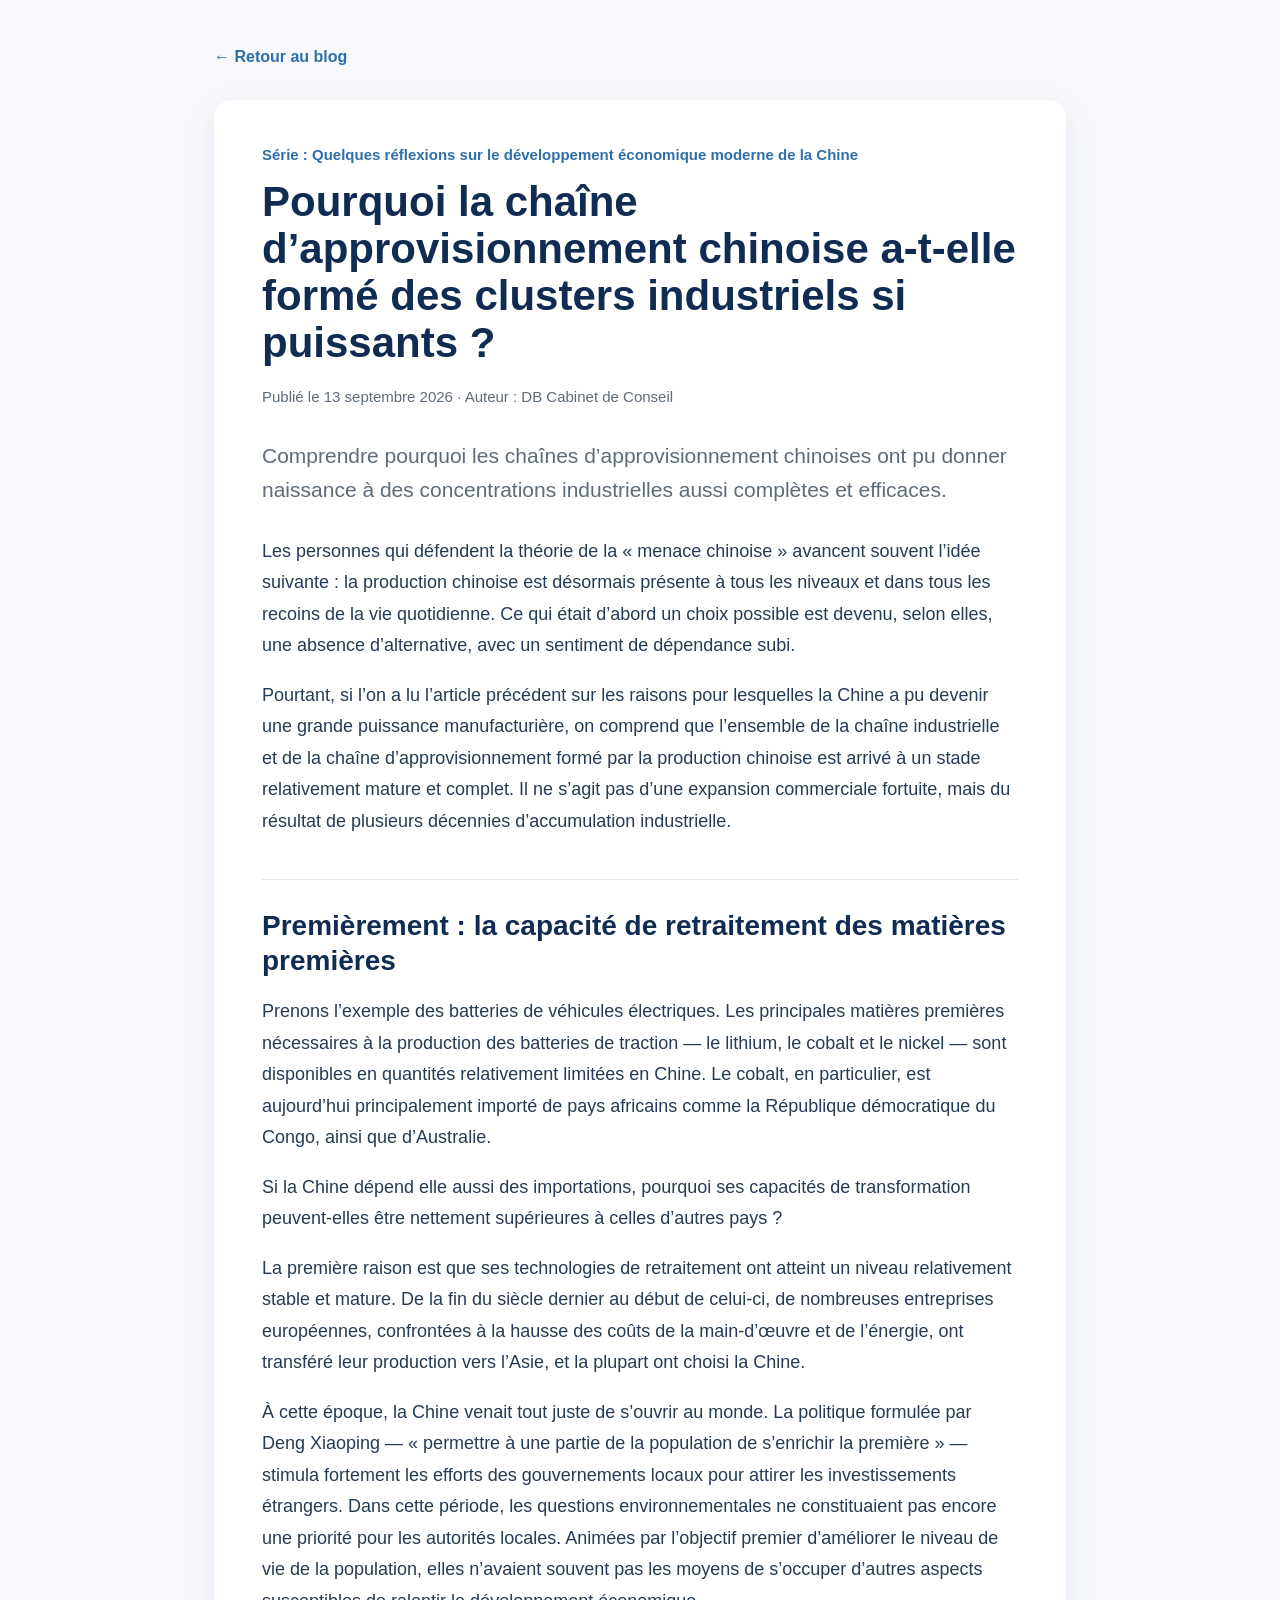
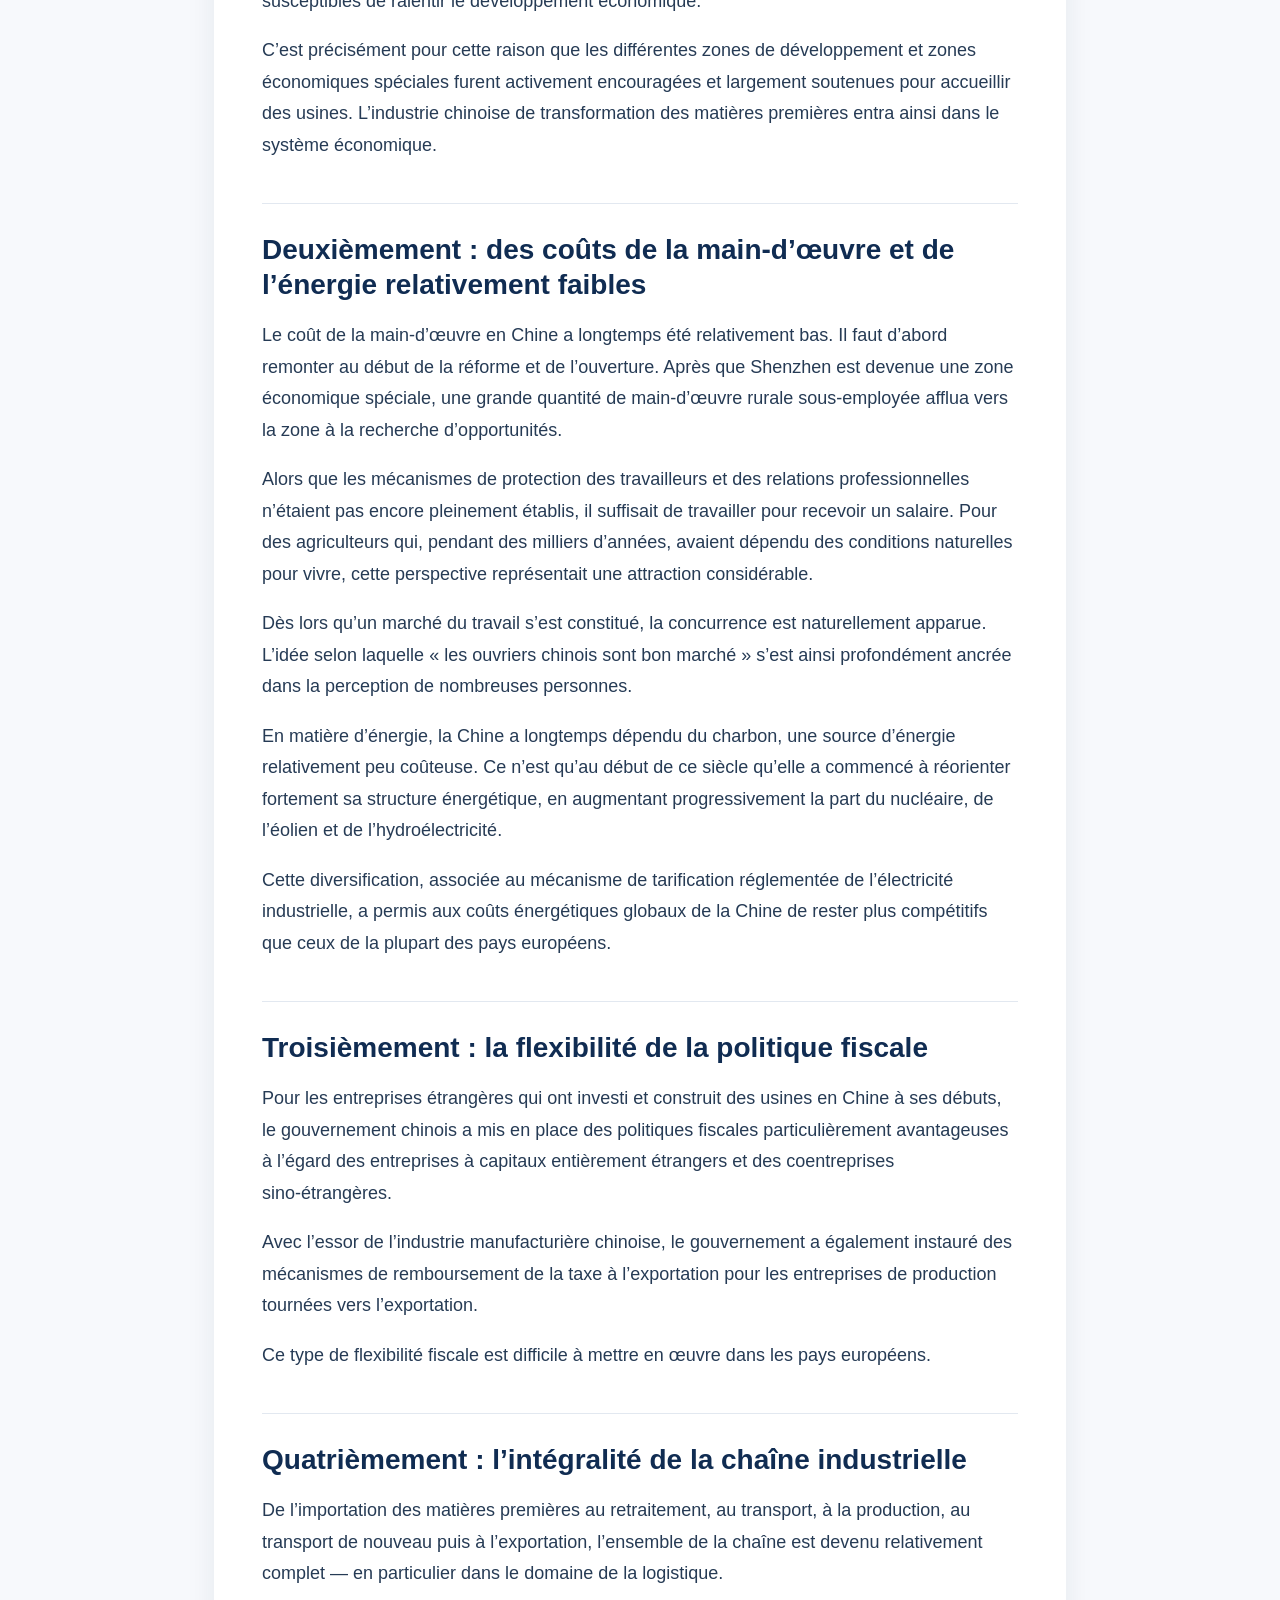
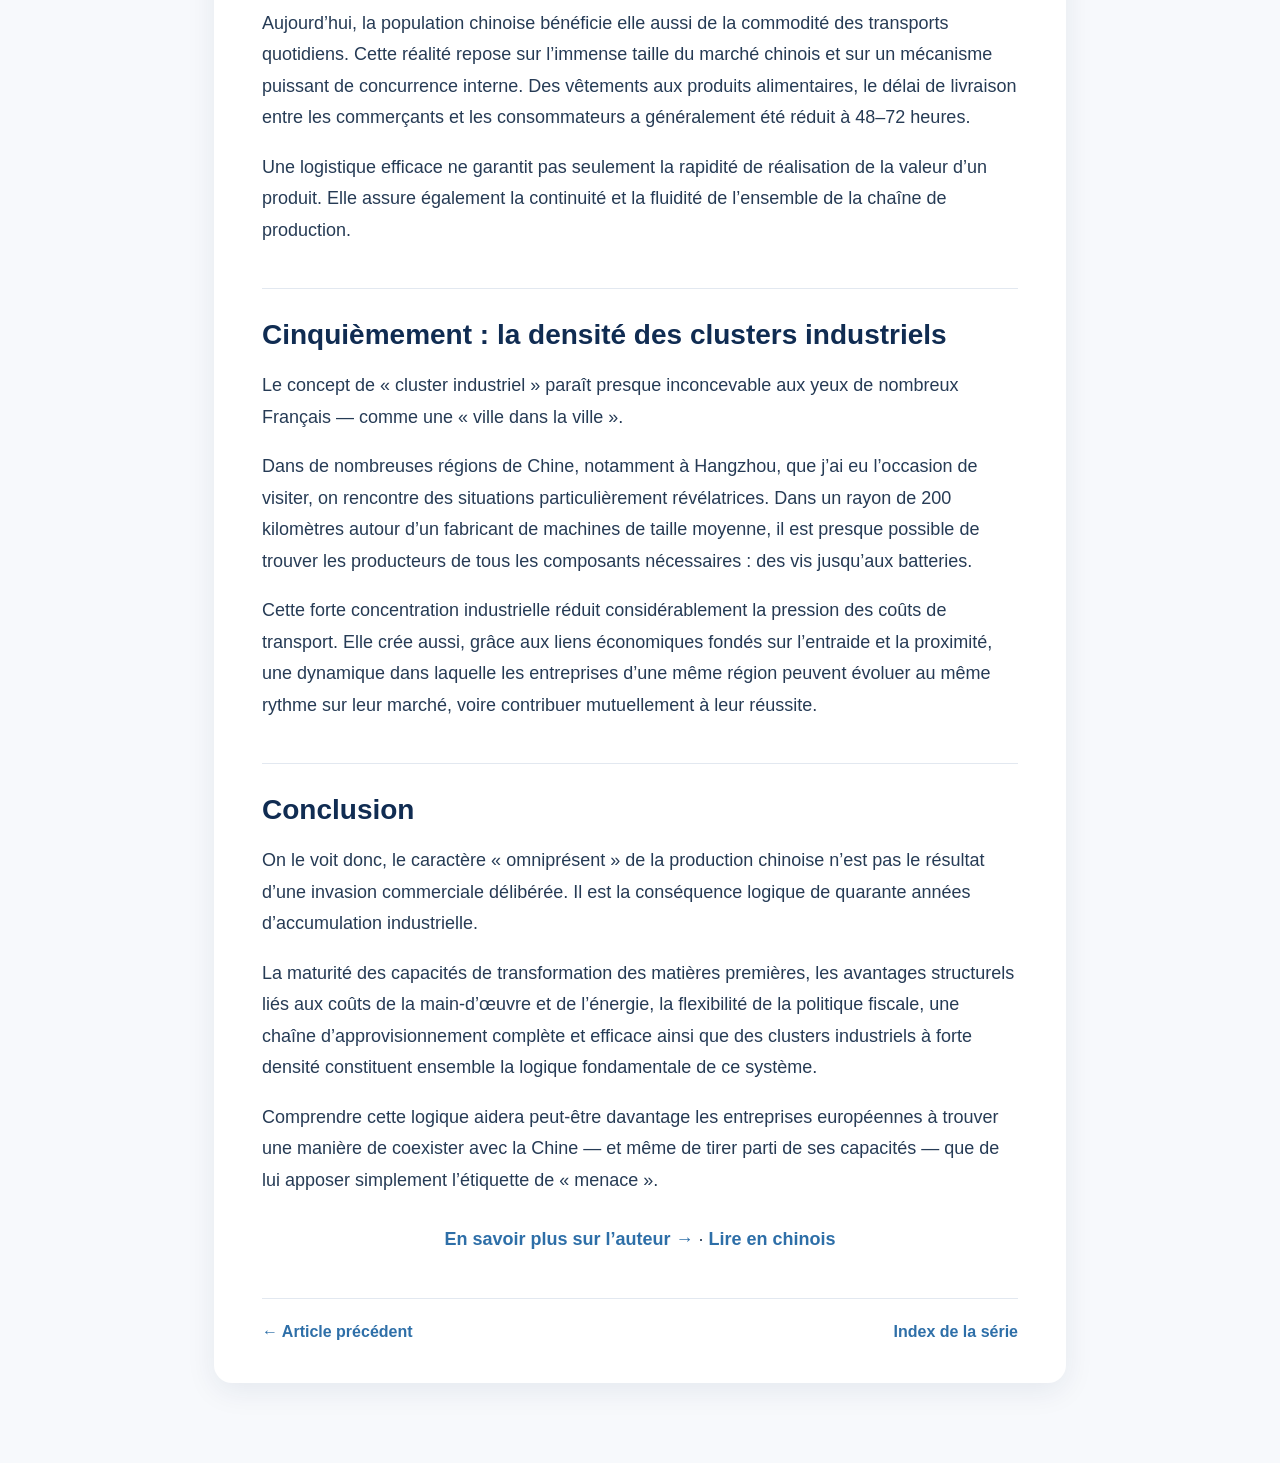
<file: blog/pourquoi-la-chine-a-t-elle-forme-des-clusters-industriels-si-puissants/index.html>
<!doctype html>
<html lang="fr">
<head>
  <meta charset="utf-8">
  <meta name="viewport" content="width=device-width, initial-scale=1">
  <meta name="description" content="Pourquoi les chaînes d’approvisionnement chinoises ont-elles donné naissance à des clusters industriels aussi puissants ? Deuxième article de la série sur le développement économique moderne de la Chine.">
  <title>Pourquoi la chaîne d’approvisionnement chinoise a-t-elle formé des clusters industriels si puissants&nbsp;? — DB Cabinet de Conseil</title>
  <style>
    :root{--navy:#102c52;--blue:#2e6fa8;--muted:#5d6b7b;--bg:#f7f9fc;--card:#fff}
    *{box-sizing:border-box}body{margin:0;background:var(--bg);color:var(--navy);font-family:Arial,Helvetica,sans-serif}main{max-width:900px;margin:0 auto;padding:48px 24px 80px}.back{display:inline-block;margin-bottom:34px;color:var(--blue);text-decoration:none;font-weight:700}.back:hover{text-decoration:underline}article{background:var(--card);border-radius:18px;padding:42px 48px;box-shadow:0 8px 30px rgba(16,44,82,.08)}h1{font-size:42px;line-height:1.12;margin:0 0 18px}h2{font-size:28px;line-height:1.25;margin:42px 0 14px;border-top:1px solid #e2e8f0;padding-top:28px}p,li{font-size:18px;line-height:1.75;color:#263b55}ul{padding-left:28px}strong{color:var(--navy)}.intro{font-size:21px;line-height:1.65;color:var(--muted);margin:0 0 28px}.meta{font-size:15px;color:var(--muted);margin:0 0 28px}.nav{display:flex;justify-content:space-between;gap:16px;margin-top:42px;padding-top:24px;border-top:1px solid #e2e8f0}.nav a{color:var(--blue);font-weight:700;text-decoration:none}.nav a:hover{text-decoration:underline}.series{font-size:15px;color:var(--blue);font-weight:700;margin:0 0 10px}@media(max-width:640px){main{padding:26px 14px 50px}article{padding:28px 22px}h1{font-size:32px}h2{font-size:24px}p,li{font-size:17px}.intro{font-size:19px}.nav{flex-direction:column}}
  </style>
</head>
<body>
<main>
  <a class="back" href="/blog/">← Retour au blog</a>
  <article>
    <p class="series">Série : Quelques réflexions sur le développement économique moderne de la Chine</p>
    <h1>Pourquoi la chaîne d’approvisionnement chinoise a-t-elle formé des clusters industriels si puissants&nbsp;?</h1>
    <p class="meta">Publié le 13 septembre 2026 · Auteur : DB Cabinet de Conseil</p>
    <p class="intro">Comprendre pourquoi les chaînes d’approvisionnement chinoises ont pu donner naissance à des concentrations industrielles aussi complètes et efficaces.</p>
    <p>Les personnes qui défendent la théorie de la « menace chinoise » avancent souvent l’idée suivante&nbsp;: la production chinoise est désormais présente à tous les niveaux et dans tous les recoins de la vie quotidienne. Ce qui était d’abord un choix possible est devenu, selon elles, une absence d’alternative, avec un sentiment de dépendance subi.</p>
    <p>Pourtant, si l’on a lu l’article précédent sur les raisons pour lesquelles la Chine a pu devenir une grande puissance manufacturière, on comprend que l’ensemble de la chaîne industrielle et de la chaîne d’approvisionnement formé par la production chinoise est arrivé à un stade relativement mature et complet. Il ne s’agit pas d’une expansion commerciale fortuite, mais du résultat de plusieurs décennies d’accumulation industrielle.</p>

    <h2>Premièrement : la capacité de retraitement des matières premières</h2>
    <p>Prenons l’exemple des batteries de véhicules électriques. Les principales matières premières nécessaires à la production des batteries de traction — le lithium, le cobalt et le nickel — sont disponibles en quantités relativement limitées en Chine. Le cobalt, en particulier, est aujourd’hui principalement importé de pays africains comme la République démocratique du Congo, ainsi que d’Australie.</p>
    <p>Si la Chine dépend elle aussi des importations, pourquoi ses capacités de transformation peuvent-elles être nettement supérieures à celles d’autres pays&nbsp;?</p>
    <p>La première raison est que ses technologies de retraitement ont atteint un niveau relativement stable et mature. De la fin du siècle dernier au début de celui-ci, de nombreuses entreprises européennes, confrontées à la hausse des coûts de la main-d’œuvre et de l’énergie, ont transféré leur production vers l’Asie, et la plupart ont choisi la Chine.</p>
    <p>À cette époque, la Chine venait tout juste de s’ouvrir au monde. La politique formulée par Deng Xiaoping — « permettre à une partie de la population de s’enrichir la première » — stimula fortement les efforts des gouvernements locaux pour attirer les investissements étrangers. Dans cette période, les questions environnementales ne constituaient pas encore une priorité pour les autorités locales. Animées par l’objectif premier d’améliorer le niveau de vie de la population, elles n’avaient souvent pas les moyens de s’occuper d’autres aspects susceptibles de ralentir le développement économique.</p>
    <p>C’est précisément pour cette raison que les différentes zones de développement et zones économiques spéciales furent activement encouragées et largement soutenues pour accueillir des usines. L’industrie chinoise de transformation des matières premières entra ainsi dans le système économique.</p>

    <h2>Deuxièmement : des coûts de la main-d’œuvre et de l’énergie relativement faibles</h2>
    <p>Le coût de la main-d’œuvre en Chine a longtemps été relativement bas. Il faut d’abord remonter au début de la réforme et de l’ouverture. Après que Shenzhen est devenue une zone économique spéciale, une grande quantité de main-d’œuvre rurale sous-employée afflua vers la zone à la recherche d’opportunités.</p>
    <p>Alors que les mécanismes de protection des travailleurs et des relations professionnelles n’étaient pas encore pleinement établis, il suffisait de travailler pour recevoir un salaire. Pour des agriculteurs qui, pendant des milliers d’années, avaient dépendu des conditions naturelles pour vivre, cette perspective représentait une attraction considérable.</p>
    <p>Dès lors qu’un marché du travail s’est constitué, la concurrence est naturellement apparue. L’idée selon laquelle « les ouvriers chinois sont bon marché » s’est ainsi profondément ancrée dans la perception de nombreuses personnes.</p>
    <p>En matière d’énergie, la Chine a longtemps dépendu du charbon, une source d’énergie relativement peu coûteuse. Ce n’est qu’au début de ce siècle qu’elle a commencé à réorienter fortement sa structure énergétique, en augmentant progressivement la part du nucléaire, de l’éolien et de l’hydroélectricité.</p>
    <p>Cette diversification, associée au mécanisme de tarification réglementée de l’électricité industrielle, a permis aux coûts énergétiques globaux de la Chine de rester plus compétitifs que ceux de la plupart des pays européens.</p>

    <h2>Troisièmement : la flexibilité de la politique fiscale</h2>
    <p>Pour les entreprises étrangères qui ont investi et construit des usines en Chine à ses débuts, le gouvernement chinois a mis en place des politiques fiscales particulièrement avantageuses à l’égard des entreprises à capitaux entièrement étrangers et des coentreprises sino-étrangères.</p>
    <p>Avec l’essor de l’industrie manufacturière chinoise, le gouvernement a également instauré des mécanismes de remboursement de la taxe à l’exportation pour les entreprises de production tournées vers l’exportation.</p>
    <p>Ce type de flexibilité fiscale est difficile à mettre en œuvre dans les pays européens.</p>

    <h2>Quatrièmement : l’intégralité de la chaîne industrielle</h2>
    <p>De l’importation des matières premières au retraitement, au transport, à la production, au transport de nouveau puis à l’exportation, l’ensemble de la chaîne est devenu relativement complet — en particulier dans le domaine de la logistique.</p>
    <p>Aujourd’hui, la population chinoise bénéficie elle aussi de la commodité des transports quotidiens. Cette réalité repose sur l’immense taille du marché chinois et sur un mécanisme puissant de concurrence interne. Des vêtements aux produits alimentaires, le délai de livraison entre les commerçants et les consommateurs a généralement été réduit à 48–72 heures.</p>
    <p>Une logistique efficace ne garantit pas seulement la rapidité de réalisation de la valeur d’un produit. Elle assure également la continuité et la fluidité de l’ensemble de la chaîne de production.</p>

    <h2>Cinquièmement : la densité des clusters industriels</h2>
    <p>Le concept de « cluster industriel » paraît presque inconcevable aux yeux de nombreux Français — comme une « ville dans la ville ».</p>
    <p>Dans de nombreuses régions de Chine, notamment à Hangzhou, que j’ai eu l’occasion de visiter, on rencontre des situations particulièrement révélatrices. Dans un rayon de 200 kilomètres autour d’un fabricant de machines de taille moyenne, il est presque possible de trouver les producteurs de tous les composants nécessaires&nbsp;: des vis jusqu’aux batteries.</p>
    <p>Cette forte concentration industrielle réduit considérablement la pression des coûts de transport. Elle crée aussi, grâce aux liens économiques fondés sur l’entraide et la proximité, une dynamique dans laquelle les entreprises d’une même région peuvent évoluer au même rythme sur leur marché, voire contribuer mutuellement à leur réussite.</p>

    <h2>Conclusion</h2>
    <p>On le voit donc, le caractère « omniprésent » de la production chinoise n’est pas le résultat d’une invasion commerciale délibérée. Il est la conséquence logique de quarante années d’accumulation industrielle.</p>
    <p>La maturité des capacités de transformation des matières premières, les avantages structurels liés aux coûts de la main-d’œuvre et de l’énergie, la flexibilité de la politique fiscale, une chaîne d’approvisionnement complète et efficace ainsi que des clusters industriels à forte densité constituent ensemble la logique fondamentale de ce système.</p>
    <p>Comprendre cette logique aidera peut-être davantage les entreprises européennes à trouver une manière de coexister avec la Chine — et même de tirer parti de ses capacités — que de lui apposer simplement l’étiquette de « menace ».</p>

    <p style="text-align:center;margin-top:28px"><a href="/a-propos/" style="color:#2e6fa8;font-weight:700;text-decoration:none">En savoir plus sur l’auteur →</a> · <a href="/blog/pourquoi-la-chine-a-t-elle-forme-des-clusters-industriels-si-puissants/zh/" style="color:#2e6fa8;font-weight:700;text-decoration:none">Lire en chinois</a></p>
    <nav class="nav" aria-label="Navigation entre les articles">
      <a href="/blog/de-la-grande-campagne-dacier-a-l-usine-du-monde/">← Article précédent</a>
      <a href="/blog/">Index de la série</a>
    </nav>
  </article>
</main>
</body>
</html>
</file>
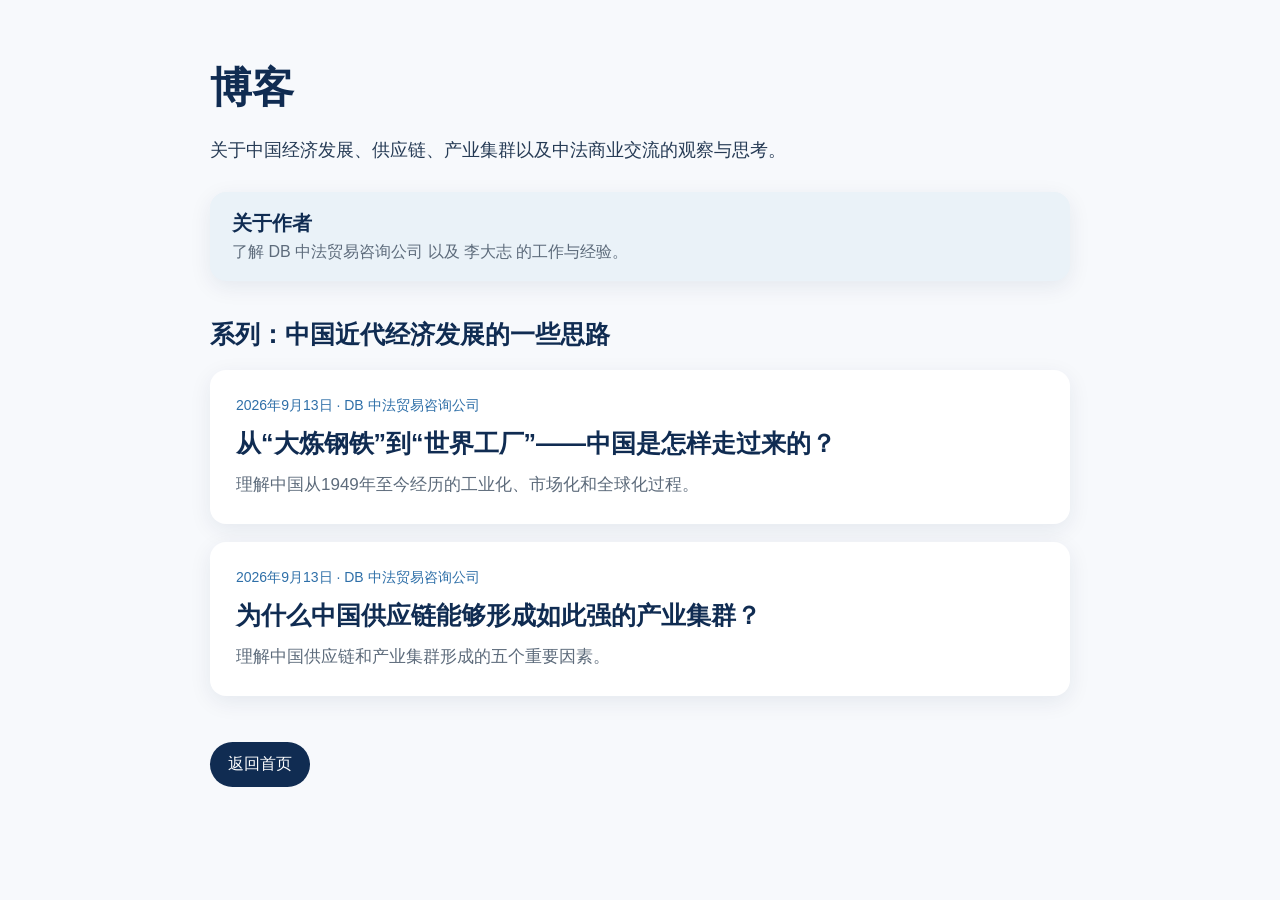
<file: blog/zh/index.html>
<!doctype html>
<html lang="zh-CN"><head><meta charset="utf-8"><meta name="viewport" content="width=device-width, initial-scale=1"><meta name="description" content="DB 中法贸易咨询公司 中文博客：有关中国近代经济发展、供应链和产业集群的系列文章。"><title>博客 — DB 中法贸易咨询公司</title><style>body{margin:0;background:#f7f9fc;color:#102c52;font-family:"Noto Sans SC","Microsoft YaHei",Arial,sans-serif}main{max-width:860px;margin:0 auto;padding:60px 24px}a{color:#2e6fa8}h1{font-size:42px;margin:0 0 16px}.intro{font-size:18px;line-height:1.8;color:#263b55}.author-link,.card{display:block;text-decoration:none;background:#fff;border-radius:16px;box-shadow:0 6px 22px rgba(16,44,82,.08)}.author-link{margin:26px 0;padding:18px 22px;background:#eaf2f8}.author-link strong{display:block;font-size:20px;color:#102c52;margin-bottom:5px}.author-link span{font-size:16px;color:#5d6b7b}.series-title{font-size:25px;line-height:1.4;margin:36px 0 12px}.card{margin:18px 0;padding:24px 26px}.card h2{margin:0 0 10px;color:#102c52;font-size:25px;line-height:1.4}.card p{margin:0;color:#5d6b7b;font-size:17px;line-height:1.7}.date{font-size:14px!important;color:#2e6fa8!important;margin-bottom:8px!important}.home{display:inline-block;margin-top:28px;padding:12px 18px;border-radius:999px;background:#102c52;color:#fff;text-decoration:none}</style></head><body><main><h1>博客</h1><p class="intro">关于中国经济发展、供应链、产业集群以及中法商业交流的观察与思考。</p><a class="author-link" href="/a-propos/zh/"><strong>关于作者</strong><span>了解 DB 中法贸易咨询公司 以及 李大志 的工作与经验。</span></a><h2 class="series-title">系列：中国近代经济发展的一些思路</h2><a class="card" href="/blog/de-la-grande-campagne-dacier-a-l-usine-du-monde/zh/"><p class="date">2026年9月13日 · DB 中法贸易咨询公司</p><h2>从“大炼钢铁”到“世界工厂”——中国是怎样走过来的？</h2><p>理解中国从1949年至今经历的工业化、市场化和全球化过程。</p></a><a class="card" href="/blog/pourquoi-la-chine-a-t-elle-forme-des-clusters-industriels-si-puissants/zh/"><p class="date">2026年9月13日 · DB 中法贸易咨询公司</p><h2>为什么中国供应链能够形成如此强的产业集群？</h2><p>理解中国供应链和产业集群形成的五个重要因素。</p></a><a class="home" href="/">返回首页</a></main></body></html>
</file>
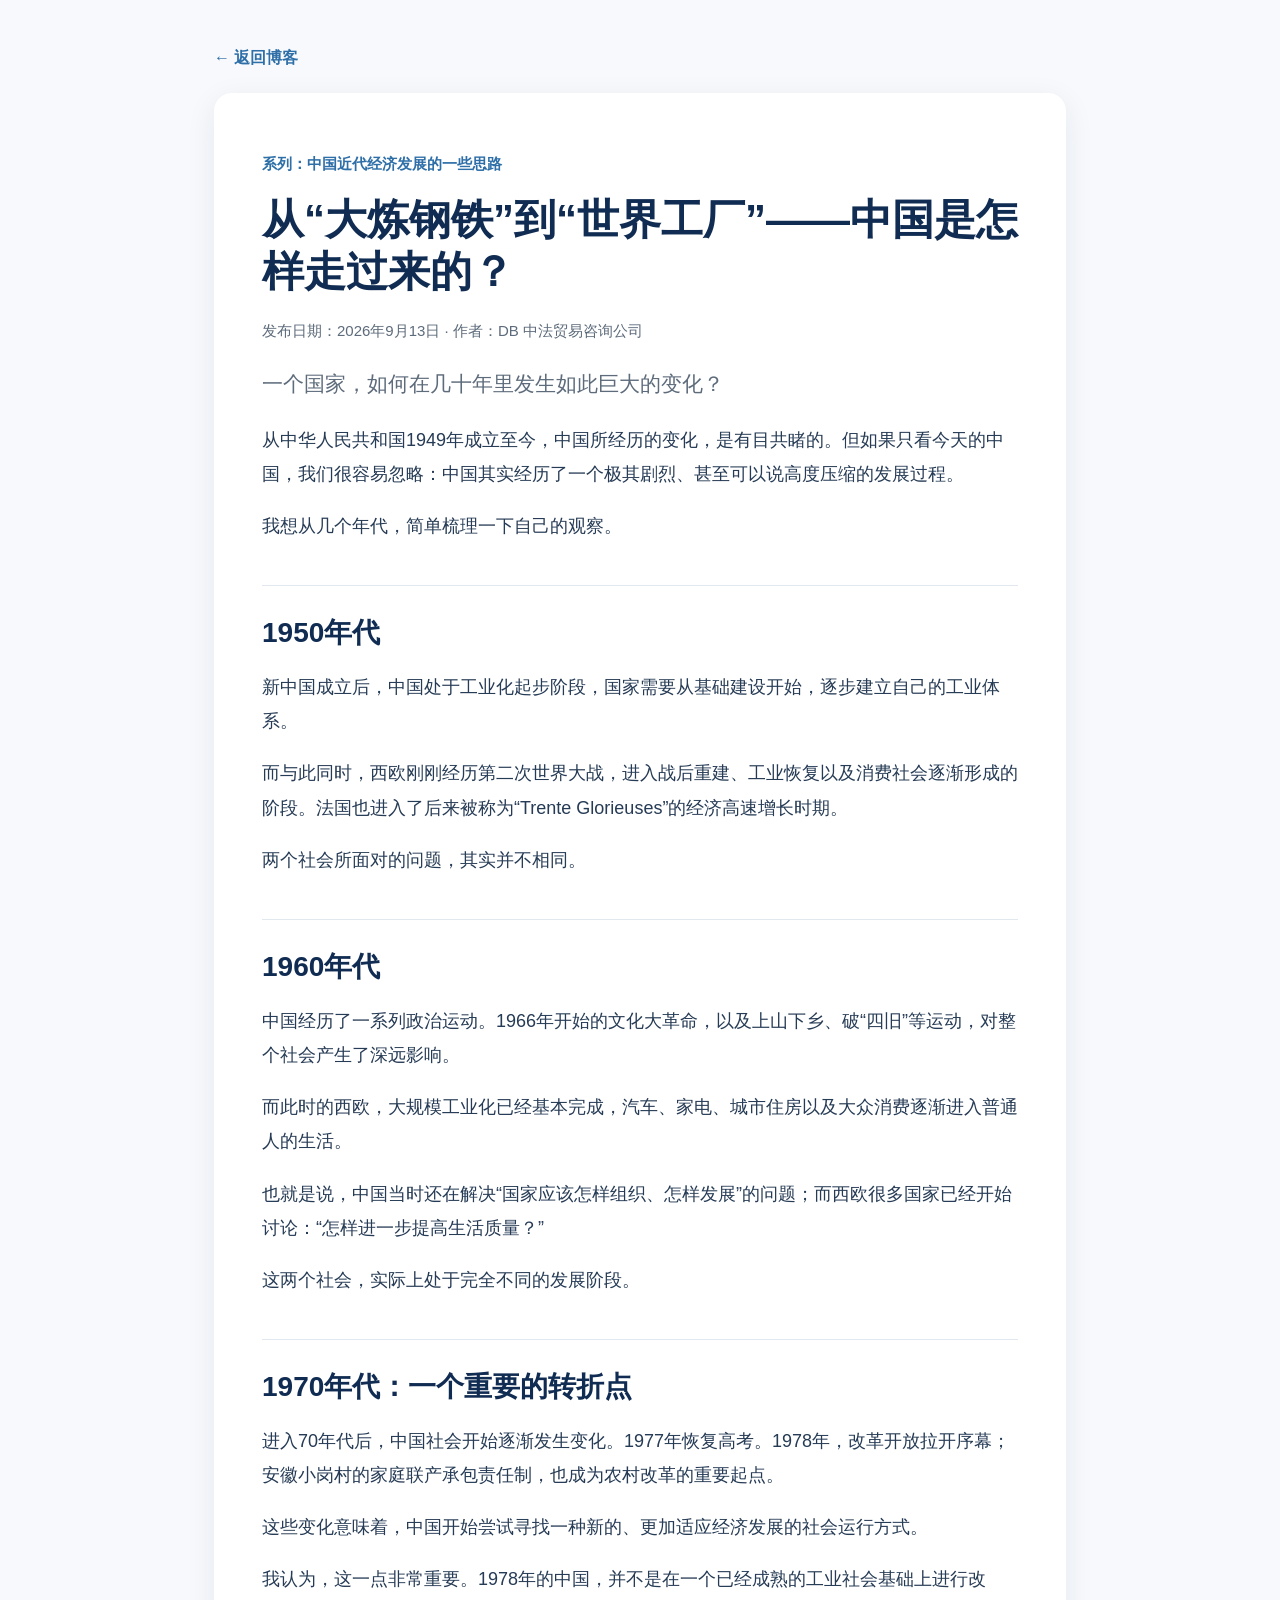
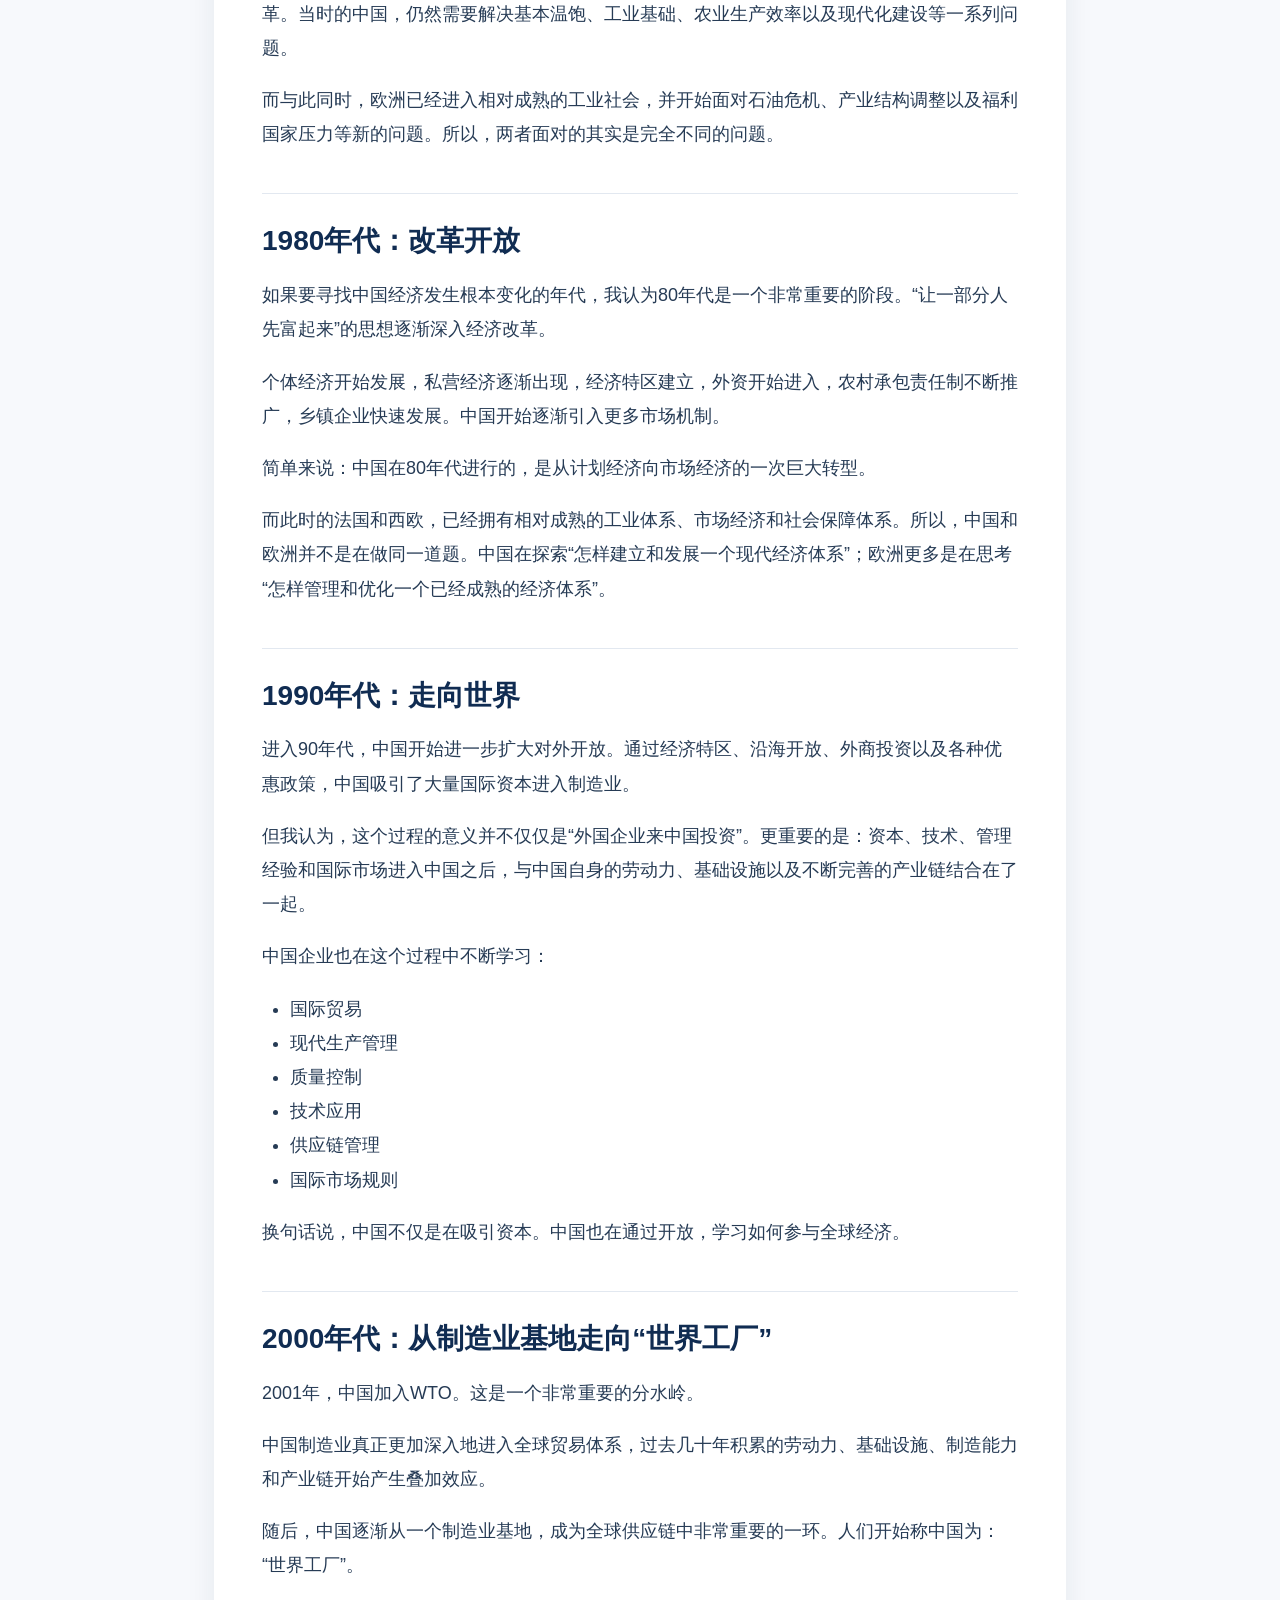
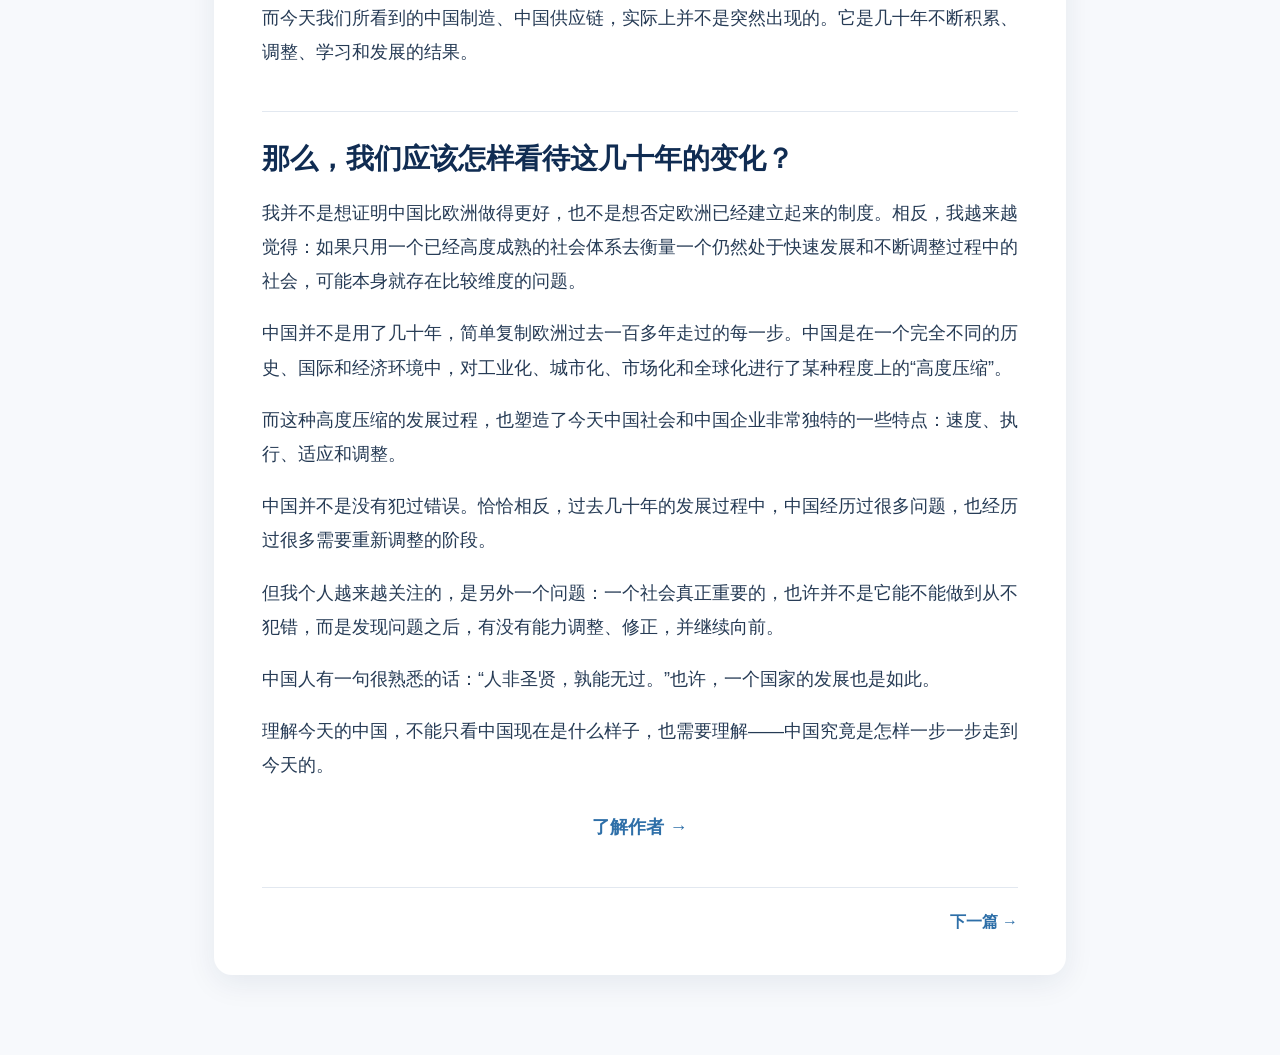
<file: blog/de-la-grande-campagne-dacier-a-l-usine-du-monde/zh/index.html>
<!doctype html>
<html lang="zh-CN">
<head>
  <meta charset="utf-8"><meta name="viewport" content="width=device-width, initial-scale=1">
  <meta name="description" content="从大炼钢铁到世界工厂：中国如何一步一步走到今天。">
  <title>从“大炼钢铁”到“世界工厂”——中国是怎样走过来的？ — DB 中法贸易咨询公司</title>
  <style>:root{--navy:#102c52;--blue:#2e6fa8;--muted:#5d6b7b;--bg:#f7f9fc;--card:#fff;--line:#e2e8f0}*{box-sizing:border-box}body{margin:0;background:var(--bg);color:var(--navy);font-family:"Noto Sans SC","Microsoft YaHei",Arial,sans-serif}main{max-width:900px;margin:0 auto;padding:48px 24px 80px}.back,.lang{color:var(--blue);text-decoration:none;font-weight:700}.back{display:inline-block;margin-bottom:24px}.back:hover,.lang:hover{text-decoration:underline}article{background:var(--card);border-radius:18px;padding:42px 48px;box-shadow:0 8px 30px rgba(16,44,82,.08)}.series{font-size:15px;color:var(--blue);font-weight:700}.meta{font-size:15px;color:var(--muted)}h1{font-size:42px;line-height:1.25;margin:12px 0 18px}h2{font-size:28px;line-height:1.35;margin:42px 0 14px;border-top:1px solid var(--line);padding-top:28px}p,li{font-size:18px;line-height:1.9;color:#263b55}ul{padding-left:28px}.intro{font-size:21px;line-height:1.7;color:var(--muted)}.nav{display:flex;justify-content:space-between;gap:16px;margin-top:42px;padding-top:24px;border-top:1px solid var(--line)}.nav a{color:var(--blue);font-weight:700;text-decoration:none}@media(max-width:640px){main{padding:26px 14px 50px}article{padding:28px 22px}h1{font-size:32px}h2{font-size:24px}p,li{font-size:17px}.nav{flex-direction:column}}</style>
</head><body><main><a class="back" href="/blog/zh/">← 返回博客</a><article>
<p class="series">系列：中国近代经济发展的一些思路</p>
<h1>从“大炼钢铁”到“世界工厂”——中国是怎样走过来的？</h1>
<p class="meta">发布日期：2026年9月13日 · 作者：DB 中法贸易咨询公司</p>
<p class="intro">一个国家，如何在几十年里发生如此巨大的变化？</p>
<p>从中华人民共和国1949年成立至今，中国所经历的变化，是有目共睹的。但如果只看今天的中国，我们很容易忽略：中国其实经历了一个极其剧烈、甚至可以说高度压缩的发展过程。</p><p>我想从几个年代，简单梳理一下自己的观察。</p>
<h2>1950年代</h2><p>新中国成立后，中国处于工业化起步阶段，国家需要从基础建设开始，逐步建立自己的工业体系。</p><p>而与此同时，西欧刚刚经历第二次世界大战，进入战后重建、工业恢复以及消费社会逐渐形成的阶段。法国也进入了后来被称为“Trente Glorieuses”的经济高速增长时期。</p><p>两个社会所面对的问题，其实并不相同。</p>
<h2>1960年代</h2><p>中国经历了一系列政治运动。1966年开始的文化大革命，以及上山下乡、破“四旧”等运动，对整个社会产生了深远影响。</p><p>而此时的西欧，大规模工业化已经基本完成，汽车、家电、城市住房以及大众消费逐渐进入普通人的生活。</p><p>也就是说，中国当时还在解决“国家应该怎样组织、怎样发展”的问题；而西欧很多国家已经开始讨论：“怎样进一步提高生活质量？”</p><p>这两个社会，实际上处于完全不同的发展阶段。</p>
<h2>1970年代：一个重要的转折点</h2><p>进入70年代后，中国社会开始逐渐发生变化。1977年恢复高考。1978年，改革开放拉开序幕；安徽小岗村的家庭联产承包责任制，也成为农村改革的重要起点。</p><p>这些变化意味着，中国开始尝试寻找一种新的、更加适应经济发展的社会运行方式。</p><p>我认为，这一点非常重要。1978年的中国，并不是在一个已经成熟的工业社会基础上进行改革。当时的中国，仍然需要解决基本温饱、工业基础、农业生产效率以及现代化建设等一系列问题。</p><p>而与此同时，欧洲已经进入相对成熟的工业社会，并开始面对石油危机、产业结构调整以及福利国家压力等新的问题。所以，两者面对的其实是完全不同的问题。</p>
<h2>1980年代：改革开放</h2><p>如果要寻找中国经济发生根本变化的年代，我认为80年代是一个非常重要的阶段。“让一部分人先富起来”的思想逐渐深入经济改革。</p><p>个体经济开始发展，私营经济逐渐出现，经济特区建立，外资开始进入，农村承包责任制不断推广，乡镇企业快速发展。中国开始逐渐引入更多市场机制。</p><p>简单来说：中国在80年代进行的，是从计划经济向市场经济的一次巨大转型。</p><p>而此时的法国和西欧，已经拥有相对成熟的工业体系、市场经济和社会保障体系。所以，中国和欧洲并不是在做同一道题。中国在探索“怎样建立和发展一个现代经济体系”；欧洲更多是在思考“怎样管理和优化一个已经成熟的经济体系”。</p>
<h2>1990年代：走向世界</h2><p>进入90年代，中国开始进一步扩大对外开放。通过经济特区、沿海开放、外商投资以及各种优惠政策，中国吸引了大量国际资本进入制造业。</p><p>但我认为，这个过程的意义并不仅仅是“外国企业来中国投资”。更重要的是：资本、技术、管理经验和国际市场进入中国之后，与中国自身的劳动力、基础设施以及不断完善的产业链结合在了一起。</p><p>中国企业也在这个过程中不断学习：</p><ul><li>国际贸易</li><li>现代生产管理</li><li>质量控制</li><li>技术应用</li><li>供应链管理</li><li>国际市场规则</li></ul><p>换句话说，中国不仅是在吸引资本。中国也在通过开放，学习如何参与全球经济。</p>
<h2>2000年代：从制造业基地走向“世界工厂”</h2><p>2001年，中国加入WTO。这是一个非常重要的分水岭。</p><p>中国制造业真正更加深入地进入全球贸易体系，过去几十年积累的劳动力、基础设施、制造能力和产业链开始产生叠加效应。</p><p>随后，中国逐渐从一个制造业基地，成为全球供应链中非常重要的一环。人们开始称中国为：“世界工厂”。</p><p>而今天我们所看到的中国制造、中国供应链，实际上并不是突然出现的。它是几十年不断积累、调整、学习和发展的结果。</p>
<h2>那么，我们应该怎样看待这几十年的变化？</h2><p>我并不是想证明中国比欧洲做得更好，也不是想否定欧洲已经建立起来的制度。相反，我越来越觉得：如果只用一个已经高度成熟的社会体系去衡量一个仍然处于快速发展和不断调整过程中的社会，可能本身就存在比较维度的问题。</p><p>中国并不是用了几十年，简单复制欧洲过去一百多年走过的每一步。中国是在一个完全不同的历史、国际和经济环境中，对工业化、城市化、市场化和全球化进行了某种程度上的“高度压缩”。</p><p>而这种高度压缩的发展过程，也塑造了今天中国社会和中国企业非常独特的一些特点：速度、执行、适应和调整。</p><p>中国并不是没有犯过错误。恰恰相反，过去几十年的发展过程中，中国经历过很多问题，也经历过很多需要重新调整的阶段。</p><p>但我个人越来越关注的，是另外一个问题：一个社会真正重要的，也许并不是它能不能做到从不犯错，而是发现问题之后，有没有能力调整、修正，并继续向前。</p><p>中国人有一句很熟悉的话：“人非圣贤，孰能无过。”也许，一个国家的发展也是如此。</p><p>理解今天的中国，不能只看中国现在是什么样子，也需要理解——中国究竟是怎样一步一步走到今天的。</p>
<p style="text-align:center;margin-top:28px"><a class="lang" href="/a-propos/zh/">了解作者 →</a></p><nav class="nav"><span></span><a href="/blog/pourquoi-la-chine-a-t-elle-forme-des-clusters-industriels-si-puissants/zh/">下一篇 →</a></nav>
</article></main></body></html>
</file>
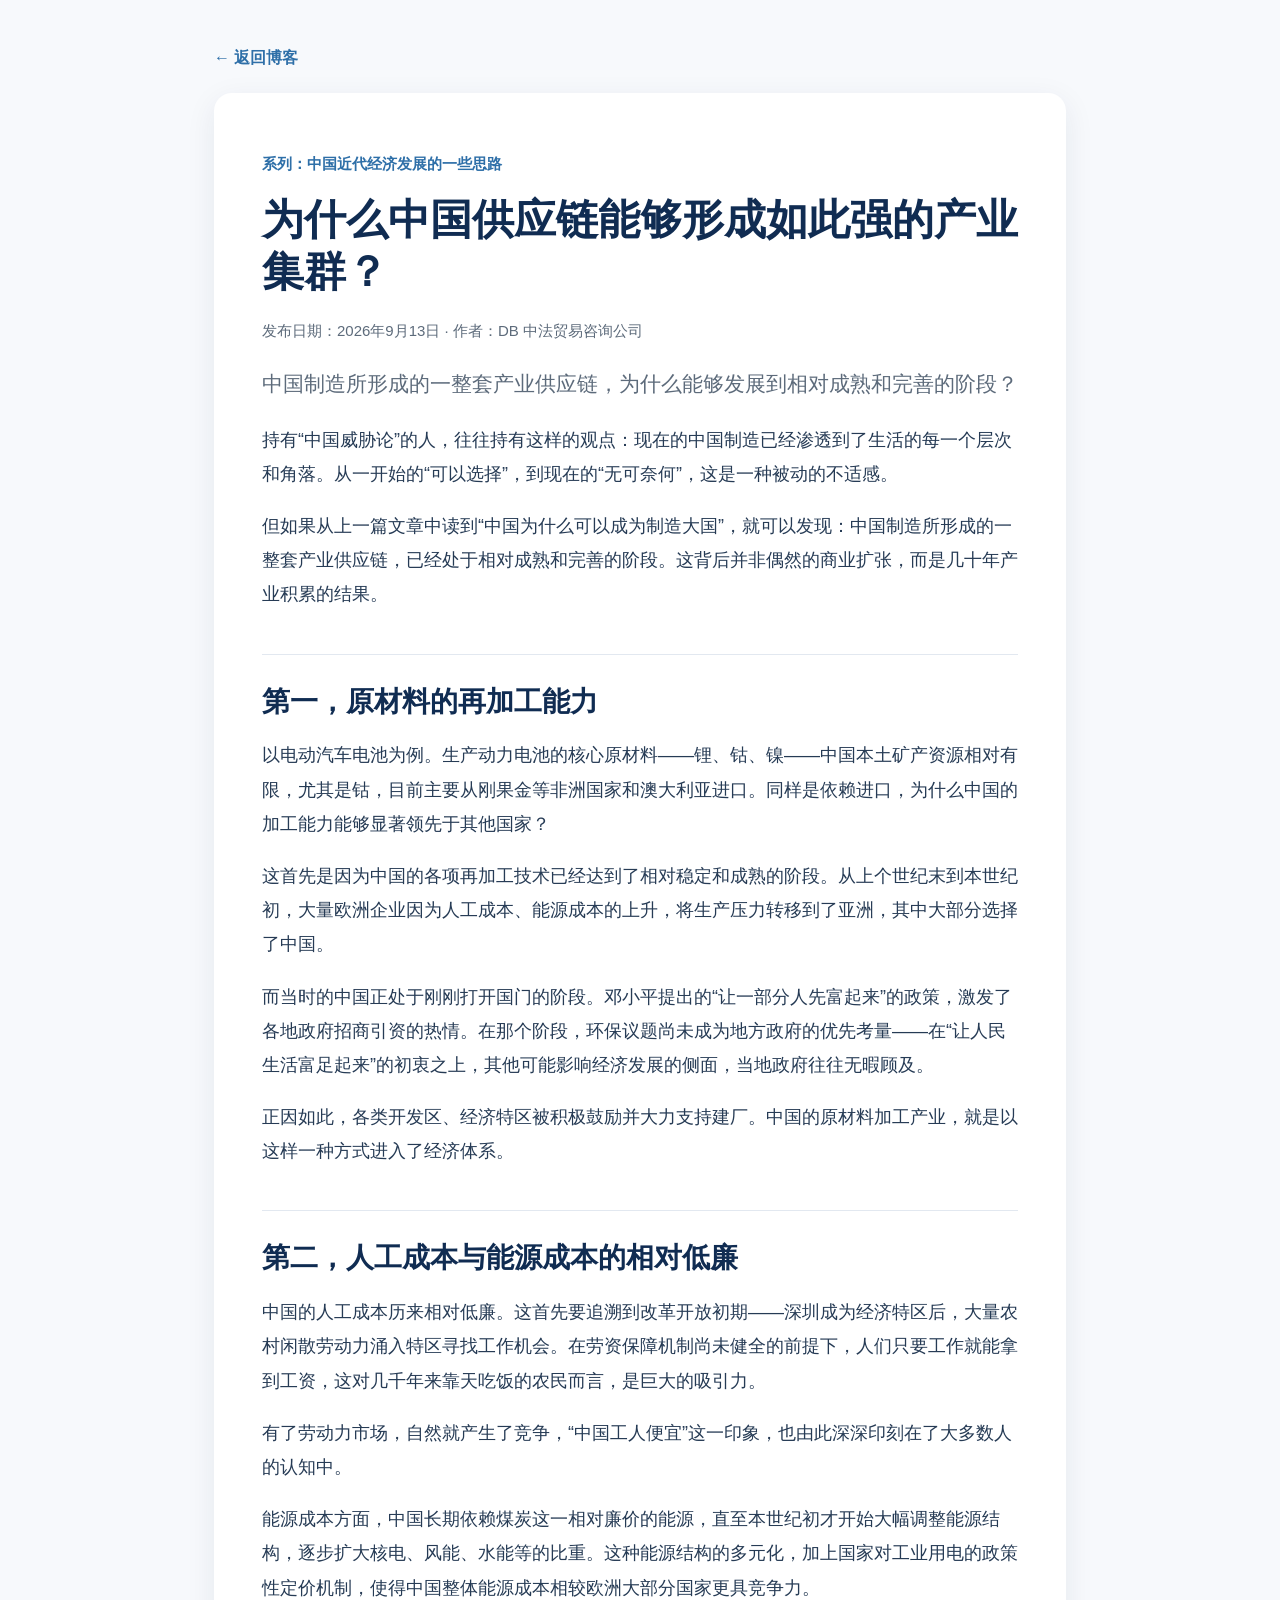
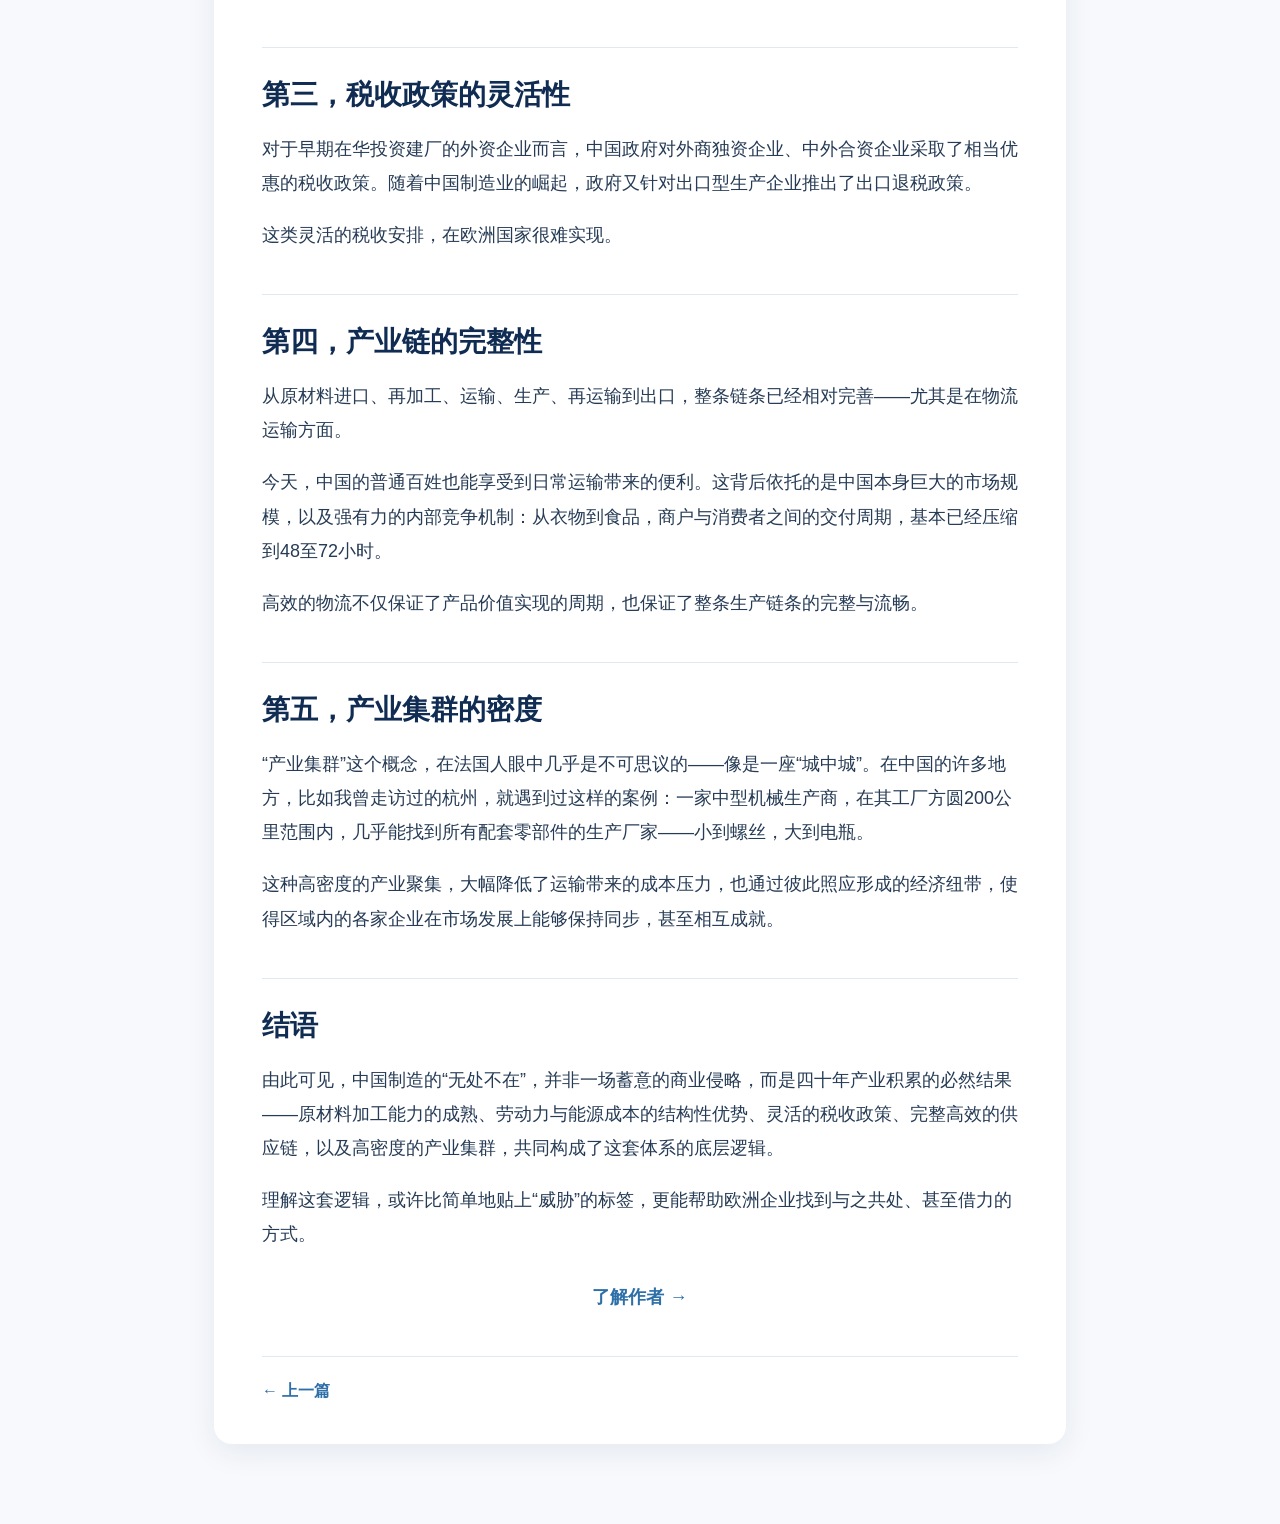
<file: blog/pourquoi-la-chine-a-t-elle-forme-des-clusters-industriels-si-puissants/zh/index.html>
<!doctype html>
<html lang="zh-CN"><head><meta charset="utf-8"><meta name="viewport" content="width=device-width, initial-scale=1"><meta name="description" content="为什么中国供应链能够形成如此强的产业集群？"><title>为什么中国供应链能够形成如此强的产业集群？ — DB 中法贸易咨询公司</title><style>:root{--navy:#102c52;--blue:#2e6fa8;--muted:#5d6b7b;--bg:#f7f9fc;--card:#fff;--line:#e2e8f0}*{box-sizing:border-box}body{margin:0;background:var(--bg);color:var(--navy);font-family:"Noto Sans SC","Microsoft YaHei",Arial,sans-serif}main{max-width:900px;margin:0 auto;padding:48px 24px 80px}.back,.lang{color:var(--blue);text-decoration:none;font-weight:700}.back{display:inline-block;margin-bottom:24px}.back:hover,.lang:hover{text-decoration:underline}article{background:var(--card);border-radius:18px;padding:42px 48px;box-shadow:0 8px 30px rgba(16,44,82,.08)}.series{font-size:15px;color:var(--blue);font-weight:700}.meta{font-size:15px;color:var(--muted)}h1{font-size:42px;line-height:1.25;margin:12px 0 18px}h2{font-size:28px;line-height:1.35;margin:42px 0 14px;border-top:1px solid var(--line);padding-top:28px}p,li{font-size:18px;line-height:1.9;color:#263b55}ul{padding-left:28px}.intro{font-size:21px;line-height:1.7;color:var(--muted)}.nav{display:flex;justify-content:space-between;gap:16px;margin-top:42px;padding-top:24px;border-top:1px solid var(--line)}.nav a{color:var(--blue);font-weight:700;text-decoration:none}@media(max-width:640px){main{padding:26px 14px 50px}article{padding:28px 22px}h1{font-size:32px}h2{font-size:24px}p,li{font-size:17px}.nav{flex-direction:column}}</style></head><body><main><a class="back" href="/blog/zh/">← 返回博客</a><article><p class="series">系列：中国近代经济发展的一些思路</p><h1>为什么中国供应链能够形成如此强的产业集群？</h1><p class="meta">发布日期：2026年9月13日 · 作者：DB 中法贸易咨询公司</p><p class="intro">中国制造所形成的一整套产业供应链，为什么能够发展到相对成熟和完善的阶段？</p><p>持有“中国威胁论”的人，往往持有这样的观点：现在的中国制造已经渗透到了生活的每一个层次和角落。从一开始的“可以选择”，到现在的“无可奈何”，这是一种被动的不适感。</p><p>但如果从上一篇文章中读到“中国为什么可以成为制造大国”，就可以发现：中国制造所形成的一整套产业供应链，已经处于相对成熟和完善的阶段。这背后并非偶然的商业扩张，而是几十年产业积累的结果。</p>
<h2>第一，原材料的再加工能力</h2><p>以电动汽车电池为例。生产动力电池的核心原材料——锂、钴、镍——中国本土矿产资源相对有限，尤其是钴，目前主要从刚果金等非洲国家和澳大利亚进口。同样是依赖进口，为什么中国的加工能力能够显著领先于其他国家？</p><p>这首先是因为中国的各项再加工技术已经达到了相对稳定和成熟的阶段。从上个世纪末到本世纪初，大量欧洲企业因为人工成本、能源成本的上升，将生产压力转移到了亚洲，其中大部分选择了中国。</p><p>而当时的中国正处于刚刚打开国门的阶段。邓小平提出的“让一部分人先富起来”的政策，激发了各地政府招商引资的热情。在那个阶段，环保议题尚未成为地方政府的优先考量——在“让人民生活富足起来”的初衷之上，其他可能影响经济发展的侧面，当地政府往往无暇顾及。</p><p>正因如此，各类开发区、经济特区被积极鼓励并大力支持建厂。中国的原材料加工产业，就是以这样一种方式进入了经济体系。</p>
<h2>第二，人工成本与能源成本的相对低廉</h2><p>中国的人工成本历来相对低廉。这首先要追溯到改革开放初期——深圳成为经济特区后，大量农村闲散劳动力涌入特区寻找工作机会。在劳资保障机制尚未健全的前提下，人们只要工作就能拿到工资，这对几千年来靠天吃饭的农民而言，是巨大的吸引力。</p><p>有了劳动力市场，自然就产生了竞争，“中国工人便宜”这一印象，也由此深深印刻在了大多数人的认知中。</p><p>能源成本方面，中国长期依赖煤炭这一相对廉价的能源，直至本世纪初才开始大幅调整能源结构，逐步扩大核电、风能、水能等的比重。这种能源结构的多元化，加上国家对工业用电的政策性定价机制，使得中国整体能源成本相较欧洲大部分国家更具竞争力。</p>
<h2>第三，税收政策的灵活性</h2><p>对于早期在华投资建厂的外资企业而言，中国政府对外商独资企业、中外合资企业采取了相当优惠的税收政策。随着中国制造业的崛起，政府又针对出口型生产企业推出了出口退税政策。</p><p>这类灵活的税收安排，在欧洲国家很难实现。</p>
<h2>第四，产业链的完整性</h2><p>从原材料进口、再加工、运输、生产、再运输到出口，整条链条已经相对完善——尤其是在物流运输方面。</p><p>今天，中国的普通百姓也能享受到日常运输带来的便利。这背后依托的是中国本身巨大的市场规模，以及强有力的内部竞争机制：从衣物到食品，商户与消费者之间的交付周期，基本已经压缩到48至72小时。</p><p>高效的物流不仅保证了产品价值实现的周期，也保证了整条生产链条的完整与流畅。</p>
<h2>第五，产业集群的密度</h2><p>“产业集群”这个概念，在法国人眼中几乎是不可思议的——像是一座“城中城”。在中国的许多地方，比如我曾走访过的杭州，就遇到过这样的案例：一家中型机械生产商，在其工厂方圆200公里范围内，几乎能找到所有配套零部件的生产厂家——小到螺丝，大到电瓶。</p><p>这种高密度的产业聚集，大幅降低了运输带来的成本压力，也通过彼此照应形成的经济纽带，使得区域内的各家企业在市场发展上能够保持同步，甚至相互成就。</p>
<h2>结语</h2><p>由此可见，中国制造的“无处不在”，并非一场蓄意的商业侵略，而是四十年产业积累的必然结果——原材料加工能力的成熟、劳动力与能源成本的结构性优势、灵活的税收政策、完整高效的供应链，以及高密度的产业集群，共同构成了这套体系的底层逻辑。</p><p>理解这套逻辑，或许比简单地贴上“威胁”的标签，更能帮助欧洲企业找到与之共处、甚至借力的方式。</p><p style="text-align:center;margin-top:28px"><a class="lang" href="/a-propos/zh/">了解作者 →</a></p><nav class="nav"><a href="/blog/de-la-grande-campagne-dacier-a-l-usine-du-monde/zh/">← 上一篇</a><span></span></nav></article></main></body></html>
</file>
